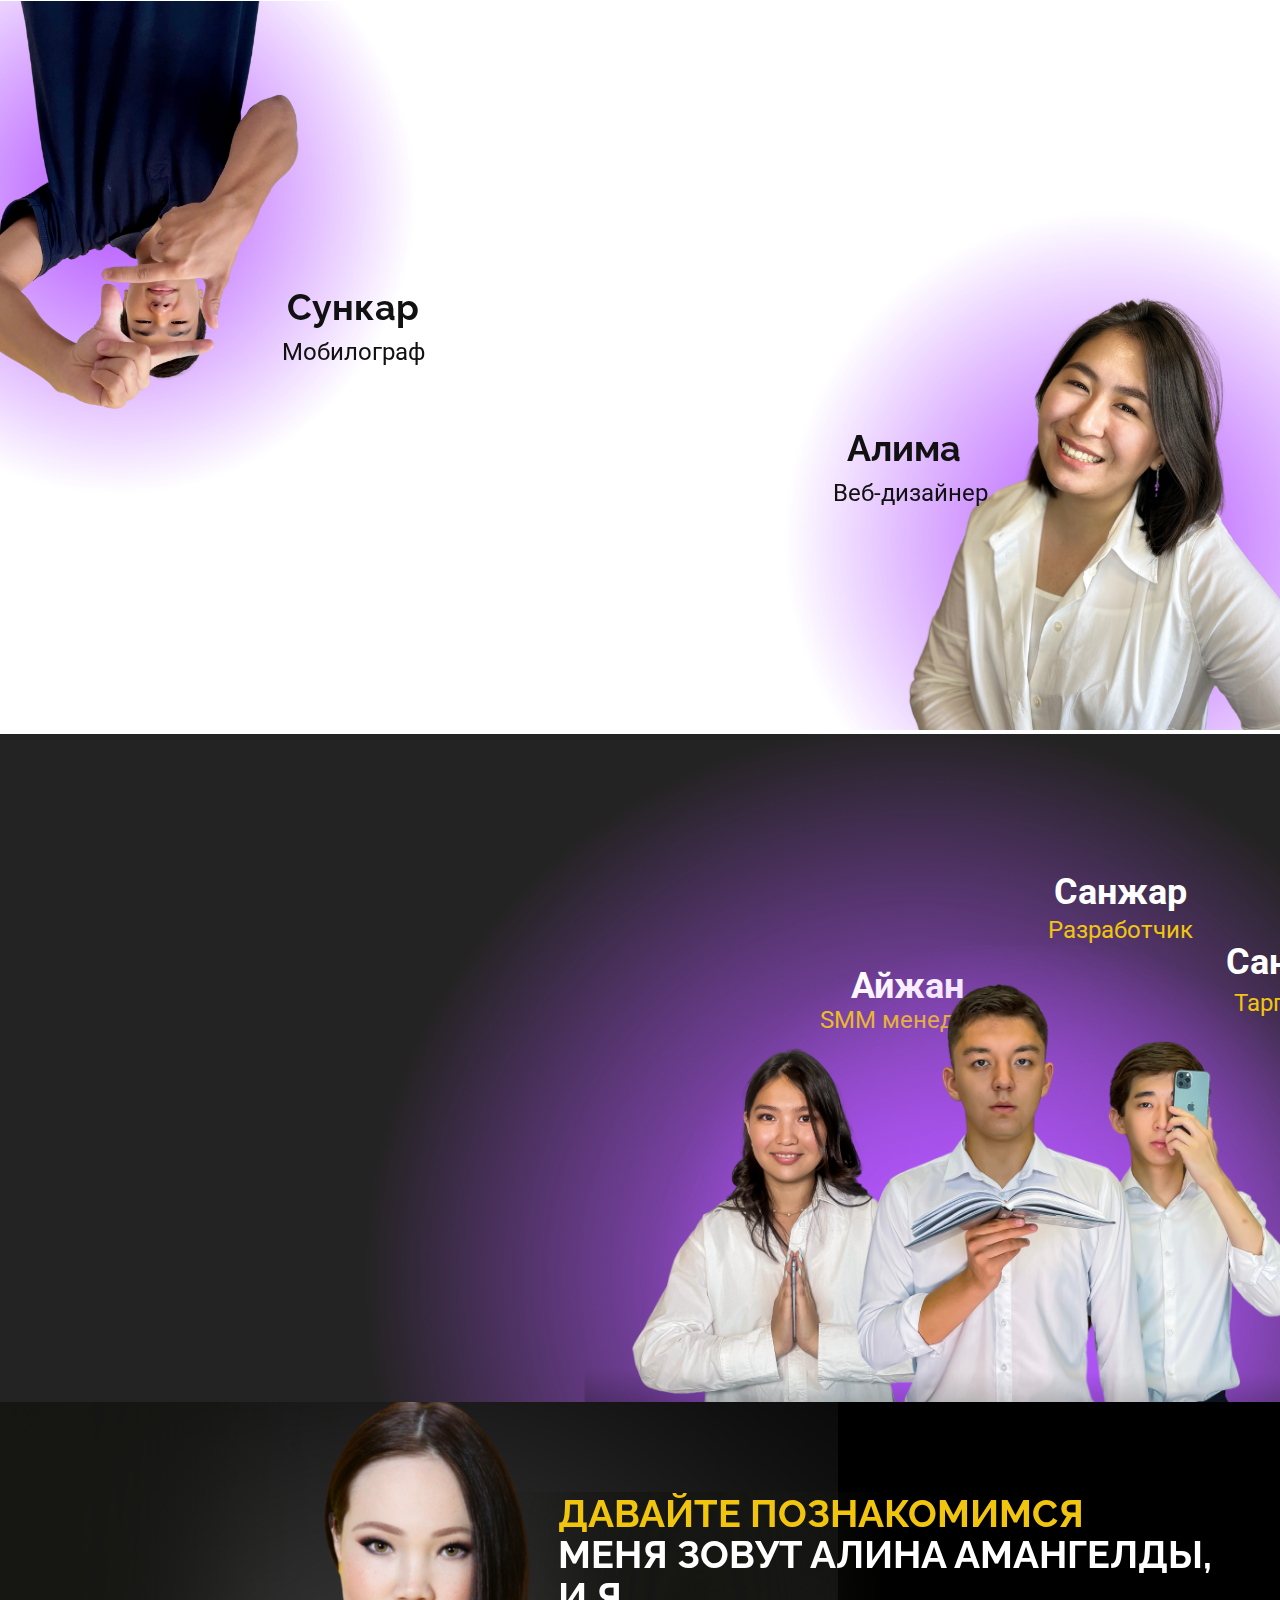
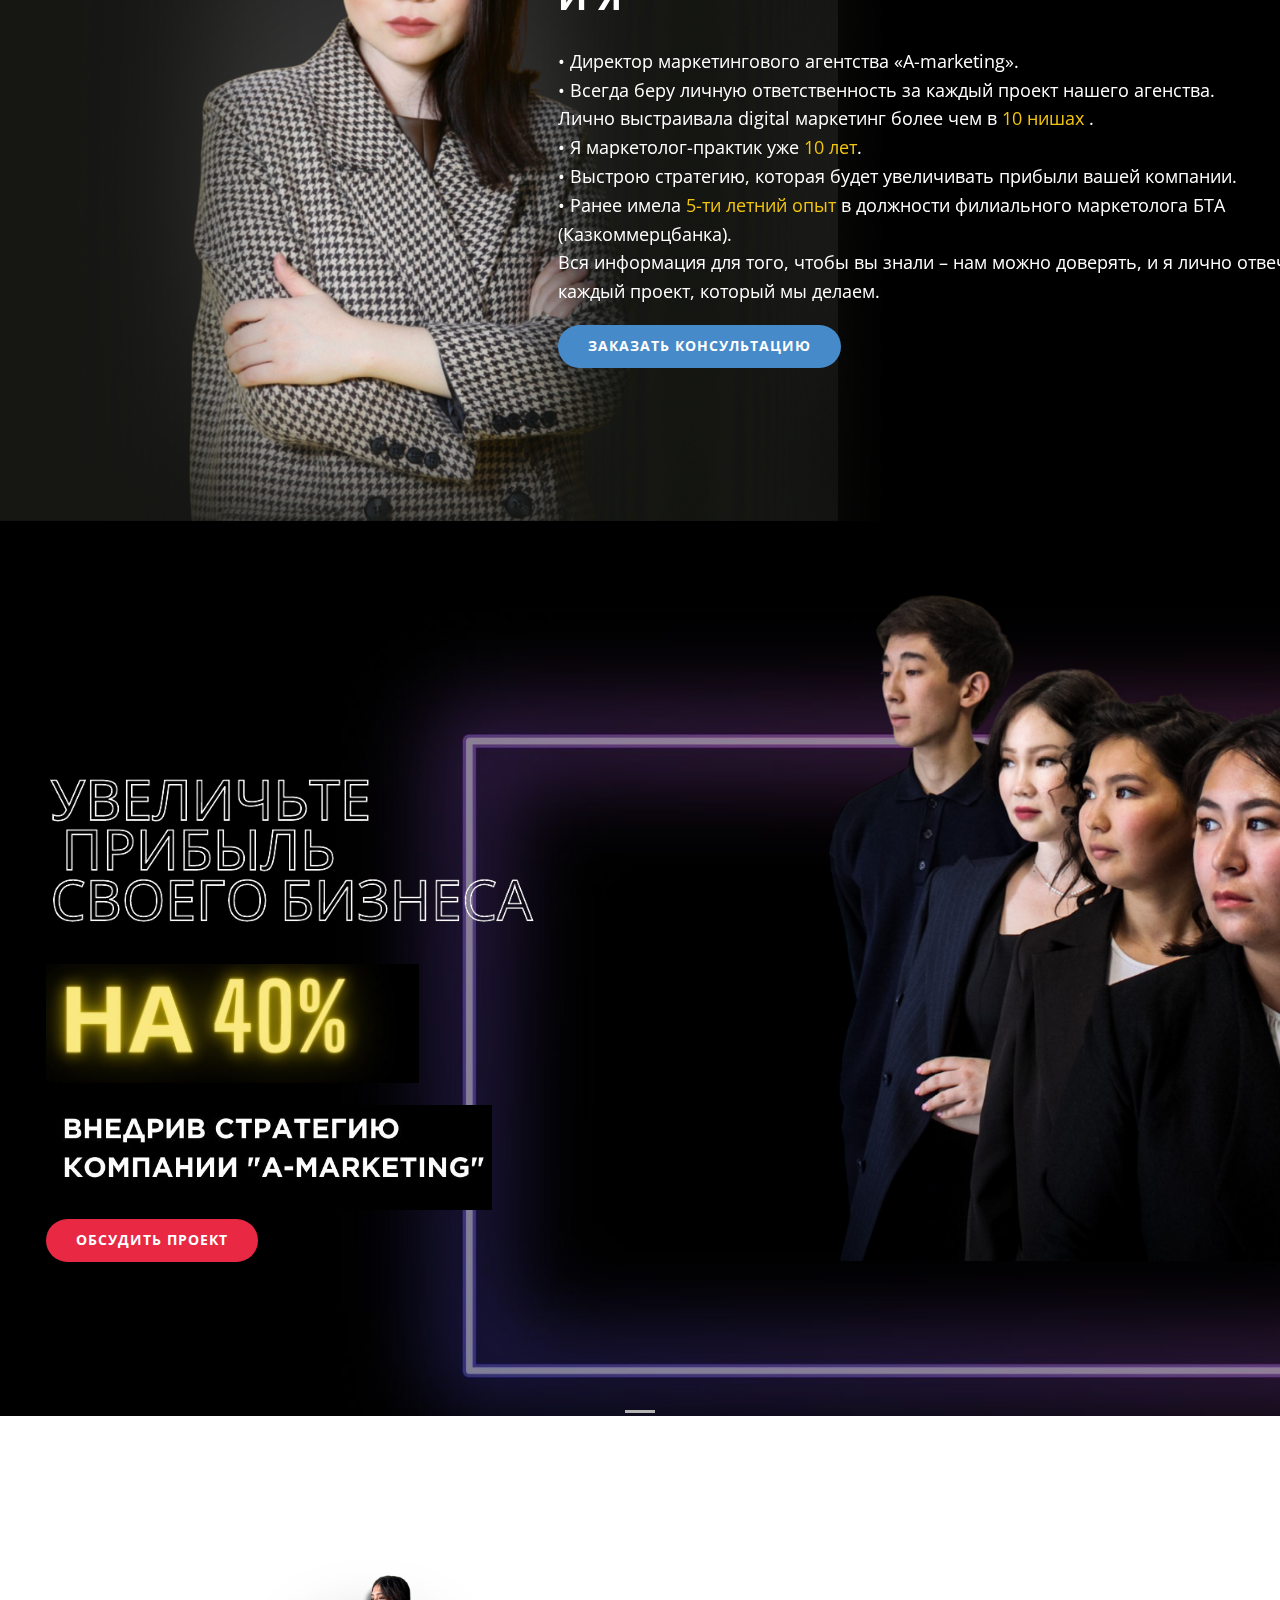
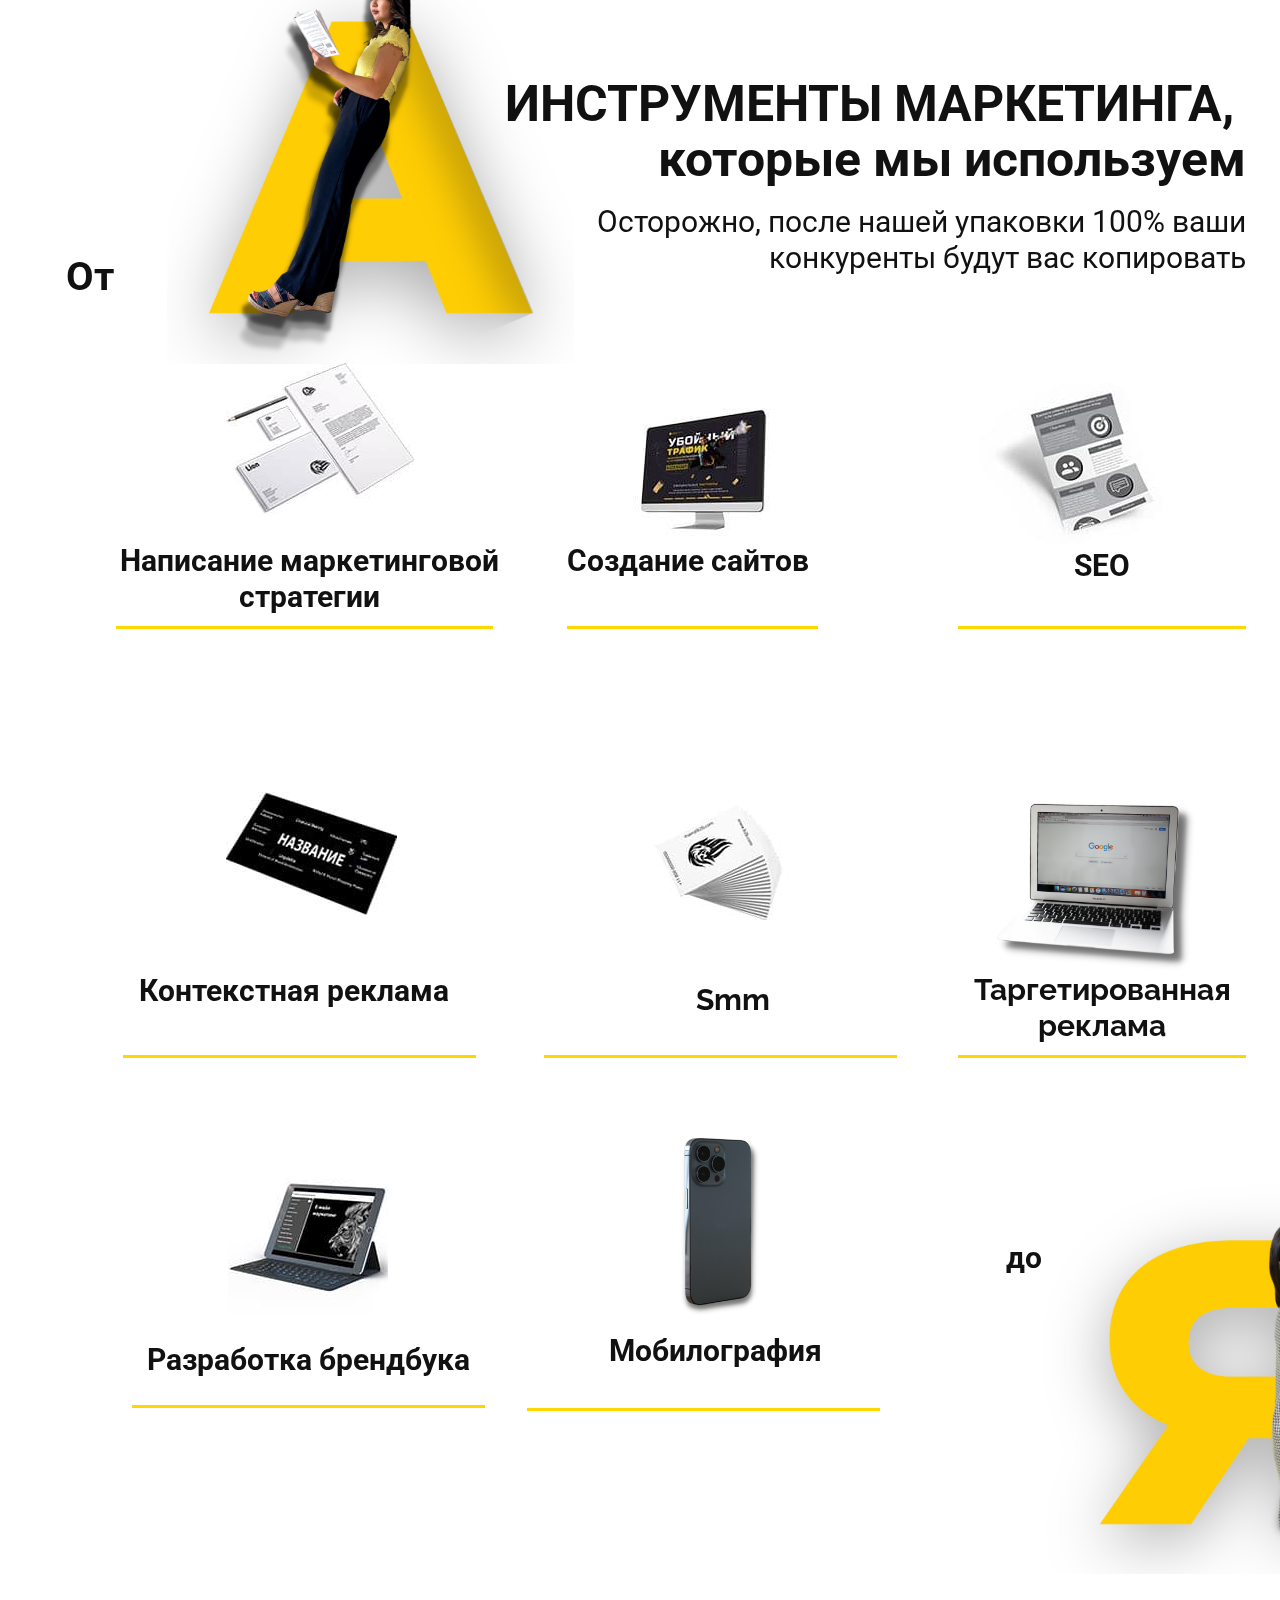
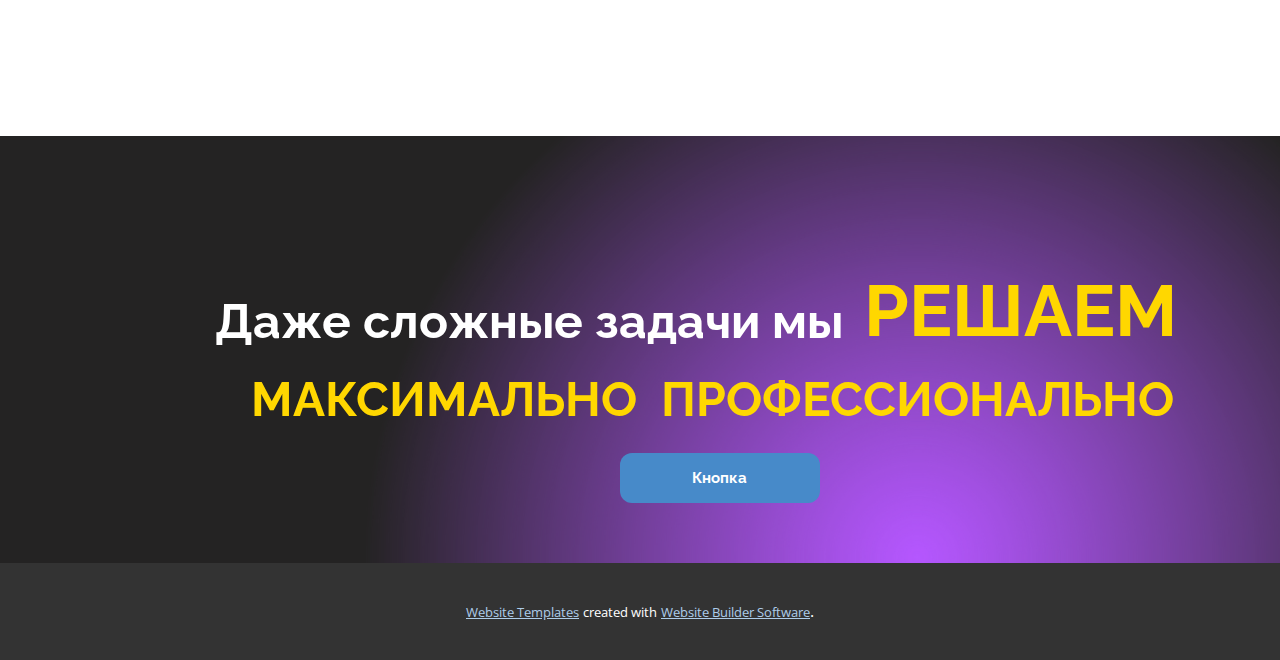
<file: index.html>
<!DOCTYPE html>
<html style="font-size: 16px;" lang="ru"><head>
    <meta name="viewport" content="width=device-width, initial-scale=1.0">
    <meta charset="utf-8">
    <meta name="keywords" content="Sample Headline">
    <meta name="description" content="">
    <title>О нас</title>
    <link rel="stylesheet" href="nicepage.css" media="screen">
<link rel="stylesheet" href="О-нас.css" media="screen">
    <script class="u-script" type="text/javascript" src="jquery.js" "="" defer=""></script>
    <script class="u-script" type="text/javascript" src="nicepage.js" "="" defer=""></script>
    <meta name="generator" content="Nicepage 4.16.0, nicepage.com">
    <link id="u-theme-google-font" rel="stylesheet" href="https://fonts.googleapis.com/css?family=Roboto:100,100i,300,300i,400,400i,500,500i,700,700i,900,900i|Open+Sans:300,300i,400,400i,500,500i,600,600i,700,700i,800,800i">
    <link id="u-page-google-font" rel="stylesheet" href="https://fonts.googleapis.com/css?family=Raleway:100,100i,200,200i,300,300i,400,400i,500,500i,600,600i,700,700i,800,800i,900,900i">
    
    
    
    
    
    
    
    <script type="application/ld+json">{
		"@context": "http://schema.org",
		"@type": "Organization",
		"name": ""
}</script>
    <meta name="theme-color" content="#478ac9">
    <meta property="og:title" content="О нас">
    <meta property="og:type" content="website">
  </head>
  <body data-home-page="О-нас.html" data-home-page-title="О нас" class="u-body u-xxl-mode" data-lang="ru">
    <section class="u-clearfix u-valign-middle u-section-1" id="sec-0a38">
      <img class="u-image u-image-default u-preserve-proportions u-image-1" src="images/________10802.png" alt="" data-image-width="1080" data-image-height="1080" data-animation-name="pulse" data-animation-duration="1000" data-animation-direction="">
      <img class="u-image u-image-default u-preserve-proportions u-image-2" src="images/________1080.png" alt="" data-image-width="1080" data-image-height="1080" data-animation-name="pulse" data-animation-duration="1000" data-animation-direction="">
      <h2 class="u-custom-font u-font-raleway u-text u-text-1">Cункар</h2>
      <h4 class="u-text u-text-2">Мобилограф </h4>
      <h2 class="u-custom-font u-font-raleway u-text u-text-3">Алима</h2>
      <h4 class="u-text u-text-4">Веб-дизайнер</h4>
    </section>
    <section class="u-clearfix u-image u-section-2" id="sec-42a6" data-image-width="1920" data-image-height="1080">
      <h2 class="u-text u-text-body-alt-color u-text-1">Санжар</h2>
      <h2 class="u-custom-font u-font-raleway u-text u-text-body-alt-color u-text-2" data-animation-name="customAnimationIn" data-animation-duration="1000"> С​​ОТРУДНИКИ К​ОМПАНИИ&nbsp;&nbsp;<span class="u-text-custom-color-1">
          <br>A-MARKETING<span style="font-weight: 700;"></span>
        </span>
      </h2>
      <h2 class="u-text u-text-body-alt-color u-text-3">Айжан</h2>
      <h4 class="u-text u-text-palette-3-base u-text-4">SMM менеджер</h4>
      <h2 class="u-text u-text-body-alt-color u-text-5">Санжар</h2>
      <h4 class="u-text u-text-palette-3-base u-text-6">&nbsp; &nbsp; &nbsp;Таргетолог</h4>
      <h4 class="u-text u-text-palette-3-base u-text-7">Разработчик</h4>
      <h3 class="u-text u-text-body-alt-color u-text-8" data-animation-name="customAnimationIn" data-animation-duration="1000"> • Молодые и креативные специалисты <br>• Постоянно повышающие свою квалификацию <br>• На обучение было потрач​​ено свыше <span class="u-text-palette-3-base">2х млн. тенге</span>
        <br>&nbsp;<br>
        <span class="u-text-palette-3-base">В «A-marketing» нет случайных людей, каждый из команды  работает только на результат.</span>
      </h3>
      <img class="u-image u-image-default u-image-1" src="images/______.png" alt="" data-image-width="1920" data-image-height="1080">
    </section>
    <section class="u-clearfix u-image u-section-3" id="sec-d0cd" data-image-width="5760" data-image-height="3240">
      <img class="u-expanded-height-lg u-expanded-height-md u-expanded-height-sm u-expanded-height-xl u-expanded-height-xxl u-image u-image-default u-preserve-proportions u-image-1" src="images/______1080_1080_.png" alt="" data-image-width="1080" data-image-height="1080" data-animation-name="pulse" data-animation-duration="1000" data-animation-direction="">
      <img class="u-expanded-height-lg u-expanded-height-md u-expanded-height-sm u-image u-image-default u-preserve-proportions u-image-2" src="images/21.png" alt="" data-image-width="1080" data-image-height="1080">
      <a href="https://nicepage.com/c/art-design-website-templates" class="u-btn u-btn-round u-button-style u-hover-palette-1-light-1 u-palette-1-base u-radius-50 u-btn-1">Заказать консультацию</a>
      <h2 class="u-custom-font u-font-raleway u-text u-text-body-alt-color u-text-1">
        <span class="u-text-palette-3-base"> ДАВАЙТЕ ПОЗНАКОМИМСЯ</span>
        <br>МЕНЯ ЗОВ​У​Т АЛИНА АМАНГЕЛДЫ,&nbsp;<br>И Я&nbsp;
      </h2>
      <p class="u-text u-text-body-alt-color u-text-2">
        <br>• Директор маркетингового агентства «A-marketing». <br>• Всегда беру личную ответственность за каждый проект нашего агенства. <br>Лично выстраивала digital маркетинг более чем в <span class="u-text-palette-3-base">10 нишах</span> .<br>• Я маркетолог-практик уже <span class="u-text-palette-3-base">10 лет</span>. <br>• Выстрою стратегию, которая будет увеличивать прибыли вашей компании. <br>• Ранее имела <span class="u-text-palette-3-base">5-ти летний опыт</span> в должности филиального маркетолога БТА (Казкоммерцбанка). <br>Вся информация для того, чтобы вы знали – нам можно доверять, и я лично отвечаю за каждый проект, который мы делаем. <br>
      </p>
    </section>
    <section class="u-carousel u-slide u-block-f2ea-1" id="carousel_7ad8" data-interval="5000" data-u-ride="carousel">
      <ol class="u-absolute-hcenter u-carousel-indicators u-block-f2ea-5">
        <li data-u-target="#carousel_7ad8" class="u-active u-grey-30" data-u-slide-to="0"></li>
      </ol>
      <div class="u-carousel-inner" role="listbox">
        <div class="u-active u-align-center u-carousel-item u-clearfix u-image u-shading u-section-4-1" src="" data-image-width="1920" data-image-height="1080">
          <div class="u-clearfix u-sheet u-sheet-1">
            <img class="u-image u-image-default u-preserve-proportions u-image-1" src="images/11.png" alt="" data-image-width="3240" data-image-height="3240" data-animation-name="customAnimationIn" data-animation-duration="1000" data-animation-direction="">
            <a href="https://nicepage.com/k/chart-html-templates" class="u-btn u-btn-round u-button-style u-custom-color-2 u-hover-custom-color-2 u-radius-50 u-btn-1">Обсудить проект</a>
            <img class="u-image u-image-default u-image-2" src="images/____31.jpg" alt="" data-image-width="754" data-image-height="254" data-animation-name="jackInTheBox" data-animation-duration="1000" data-animation-direction="">
            <img class="u-image u-image-default u-image-3" src="images/____21.jpg" alt="" data-image-width="721" data-image-height="170">
            <img class="u-image u-image-default u-image-4" src="images/____11.png" alt="" data-image-width="658" data-image-height="223">
          </div>
        </div>
      </div>
      <a class="u-absolute-vcenter u-carousel-control u-carousel-control-prev u-hidden u-hidden-lg u-text-grey-30 u-block-f2ea-3" href="#carousel_7ad8" role="button" data-u-slide="prev">
        <span aria-hidden="true">
          <svg class="u-svg-link" viewBox="0 0 477.175 477.175"><path d="M145.188,238.575l215.5-215.5c5.3-5.3,5.3-13.8,0-19.1s-13.8-5.3-19.1,0l-225.1,225.1c-5.3,5.3-5.3,13.8,0,19.1l225.1,225
                    c2.6,2.6,6.1,4,9.5,4s6.9-1.3,9.5-4c5.3-5.3,5.3-13.8,0-19.1L145.188,238.575z"></path></svg>
        </span>
        <span class="sr-only">Previous</span>
      </a>
      <a class="u-absolute-vcenter u-carousel-control u-carousel-control-next u-hidden u-hidden-lg u-text-grey-30 u-block-f2ea-4" href="#carousel_7ad8" role="button" data-u-slide="next">
        <span aria-hidden="true">
          <svg class="u-svg-link" viewBox="0 0 477.175 477.175"><path d="M360.731,229.075l-225.1-225.1c-5.3-5.3-13.8-5.3-19.1,0s-5.3,13.8,0,19.1l215.5,215.5l-215.5,215.5
                    c-5.3,5.3-5.3,13.8,0,19.1c2.6,2.6,6.1,4,9.5,4c3.4,0,6.9-1.3,9.5-4l225.1-225.1C365.931,242.875,365.931,234.275,360.731,229.075z"></path></svg>
        </span>
        <span class="sr-only">Следующий</span>
      </a>
    </section>
    <section class="u-clearfix u-section-5" id="sec-529e">
      <div class="u-clearfix u-sheet u-valign-middle-xl u-valign-middle-xs u-valign-middle-xxl u-sheet-1">
        <h2 class="u-align-right u-text u-text-1">ИНСТРУМЕНТЫ МАРКЕТИНГА,&nbsp;<br>которые мы ​​используем
        </h2>
        <img class="u-image u-image-default u-preserve-proportions u-image-1" src="images/photo_2022-08-09_15-51-30.jpg" alt="" data-image-width="188" data-image-height="151">
        <img class="u-image u-image-default u-preserve-proportions u-image-2" src="images/12.png" alt="" data-image-width="1080" data-image-height="1080">
        <h3 class="u-align-right u-text u-text-2"> Осторожно,&nbsp;после нашей упаковки&nbsp;100% ваши конкуренты будут вас копировать</h3>
        <h3 class="u-text u-text-default u-text-3">
          <span style="font-size: 2.5rem;">От</span>
          <span style="font-size: 3.75rem;"></span>
        </h3>
        <img class="u-image u-image-default u-preserve-proportions u-image-3" src="images/photo_2022-08-09_15-51-17.jpg" alt="" data-image-width="226" data-image-height="170">
        <img class="u-image u-image-default u-preserve-proportions u-image-4" src="images/photo_2022-08-09_15-50-48.jpg" alt="" data-image-width="140" data-image-height="140">
        <h3 class="u-align-left u-text u-text-4">Создание сайтов<br>
          <br>
        </h3>
        <h3 class="u-align-center u-text u-text-5">Написание маркетинговой стратегии</h3>
        <h3 class="u-align-center u-text u-text-6"> SEO</h3>
        <div class="u-border-3 u-border-custom-color-1 u-line u-line-horizontal u-line-1"></div>
        <div class="u-border-3 u-border-custom-color-1 u-line u-line-horizontal u-line-2"></div>
        <div class="u-border-3 u-border-custom-color-1 u-line u-line-horizontal u-line-3"></div>
        <h3 class="u-align-center u-custom-font u-font-raleway u-text u-text-7">Таргетированная реклама</h3>
        <img class="u-image u-image-default u-preserve-proportions u-image-5" src="images/3.png" alt="" data-image-width="1080" data-image-height="1080">
        <img class="u-image u-image-default u-preserve-proportions u-image-6" src="images/photo_2022-08-09_15-51-43.jpg" alt="" data-image-width="151" data-image-height="133">
        <img class="u-image u-image-default u-preserve-proportions u-image-7" src="images/photo_2022-08-09_15-53-28.jpg" alt="" data-image-width="171" data-image-height="123">
        <h3 class="u-align-left u-text u-text-8">Контекстная реклама</h3>
        <h3 class="u-align-center u-custom-font u-font-raleway u-text u-text-9">Smm</h3>
        <div class="u-border-3 u-border-custom-color-1 u-line u-line-horizontal u-line-4"></div>
        <div class="u-border-3 u-border-custom-color-1 u-line u-line-horizontal u-line-5"></div>
        <div class="u-border-3 u-border-custom-color-1 u-line u-line-horizontal u-line-6"></div>
        <h3 class="u-align-left u-text u-text-10">Мобилография</h3>
        <img class="u-image u-image-default u-preserve-proportions u-image-8" src="images/4.png" alt="" data-image-width="1080" data-image-height="1080">
        <img class="u-image u-image-default u-preserve-proportions u-image-9" src="images/photo_2022-08-09_15-54-01.jpg" alt="" data-image-width="160" data-image-height="160">
        <img class="u-image u-image-default u-preserve-proportions u-image-10" src="images/22.png" alt="" data-image-width="1080" data-image-height="1080">
        <h3 class="u-text u-text-default u-text-11">д​​о </h3>
        <h3 class="u-align-left u-text u-text-12"> Разработка брендбука</h3>
        <div class="u-border-3 u-border-custom-color-1 u-line u-line-horizontal u-line-7"></div>
        <div class="u-border-3 u-border-custom-color-1 u-line u-line-horizontal u-line-8"></div>
      </div>
    </section>
    <section class="u-clearfix u-image u-section-6" id="sec-d621" data-image-width="1920" data-image-height="1080">
      <div class="u-clearfix u-sheet u-valign-middle-xxl u-sheet-1">
        <h2 class="u-custom-font u-font-raleway u-text u-text-default u-text-1">
          <span class="u-text-custom-color-1">РЕШАЕМ</span>
          <span class="u-text-white">
            <span class="u-text-custom-color-1"></span>
          </span>
        </h2>
        <h4 class="u-align-center-lg u-align-center-md u-align-center-sm u-align-center-xl u-align-center-xxl u-align-left-xs u-custom-font u-font-raleway u-text u-text-body-alt-color u-text-default-lg u-text-default-md u-text-default-sm u-text-default-xl u-text-default-xxl u-text-2">Даже сложные задачи мы</h4>
        <h2 class="u-align-left u-custom-font u-font-raleway u-text u-text-3">
          <font color="#ffd700">МАКСИМАЛЬНО&nbsp;</font>
          <span class="u-text-custom-color-1">ПРОФЕССИОНАЛЬНО</span>
        </h2>
        <a href="https://nicepage.com/wysiwyg-html-editor" class="u-btn u-btn-round u-button-style u-custom-font u-font-raleway u-hover-palette-1-light-1 u-palette-1-base u-radius-12 u-btn-1">Кнопка</a>
      </div>
    </section>
    
    
    
    <section class="u-backlink u-clearfix u-grey-80">
      <a class="u-link" href="https://nicepage.com/website-templates" target="_blank">
        <span>Website Templates</span>
      </a>
      <p class="u-text">
        <span>created with</span>
      </p>
      <a class="u-link" href="" target="_blank">
        <span>Website Builder Software</span>
      </a>. 
    </section>
  
</body></html>
</file>
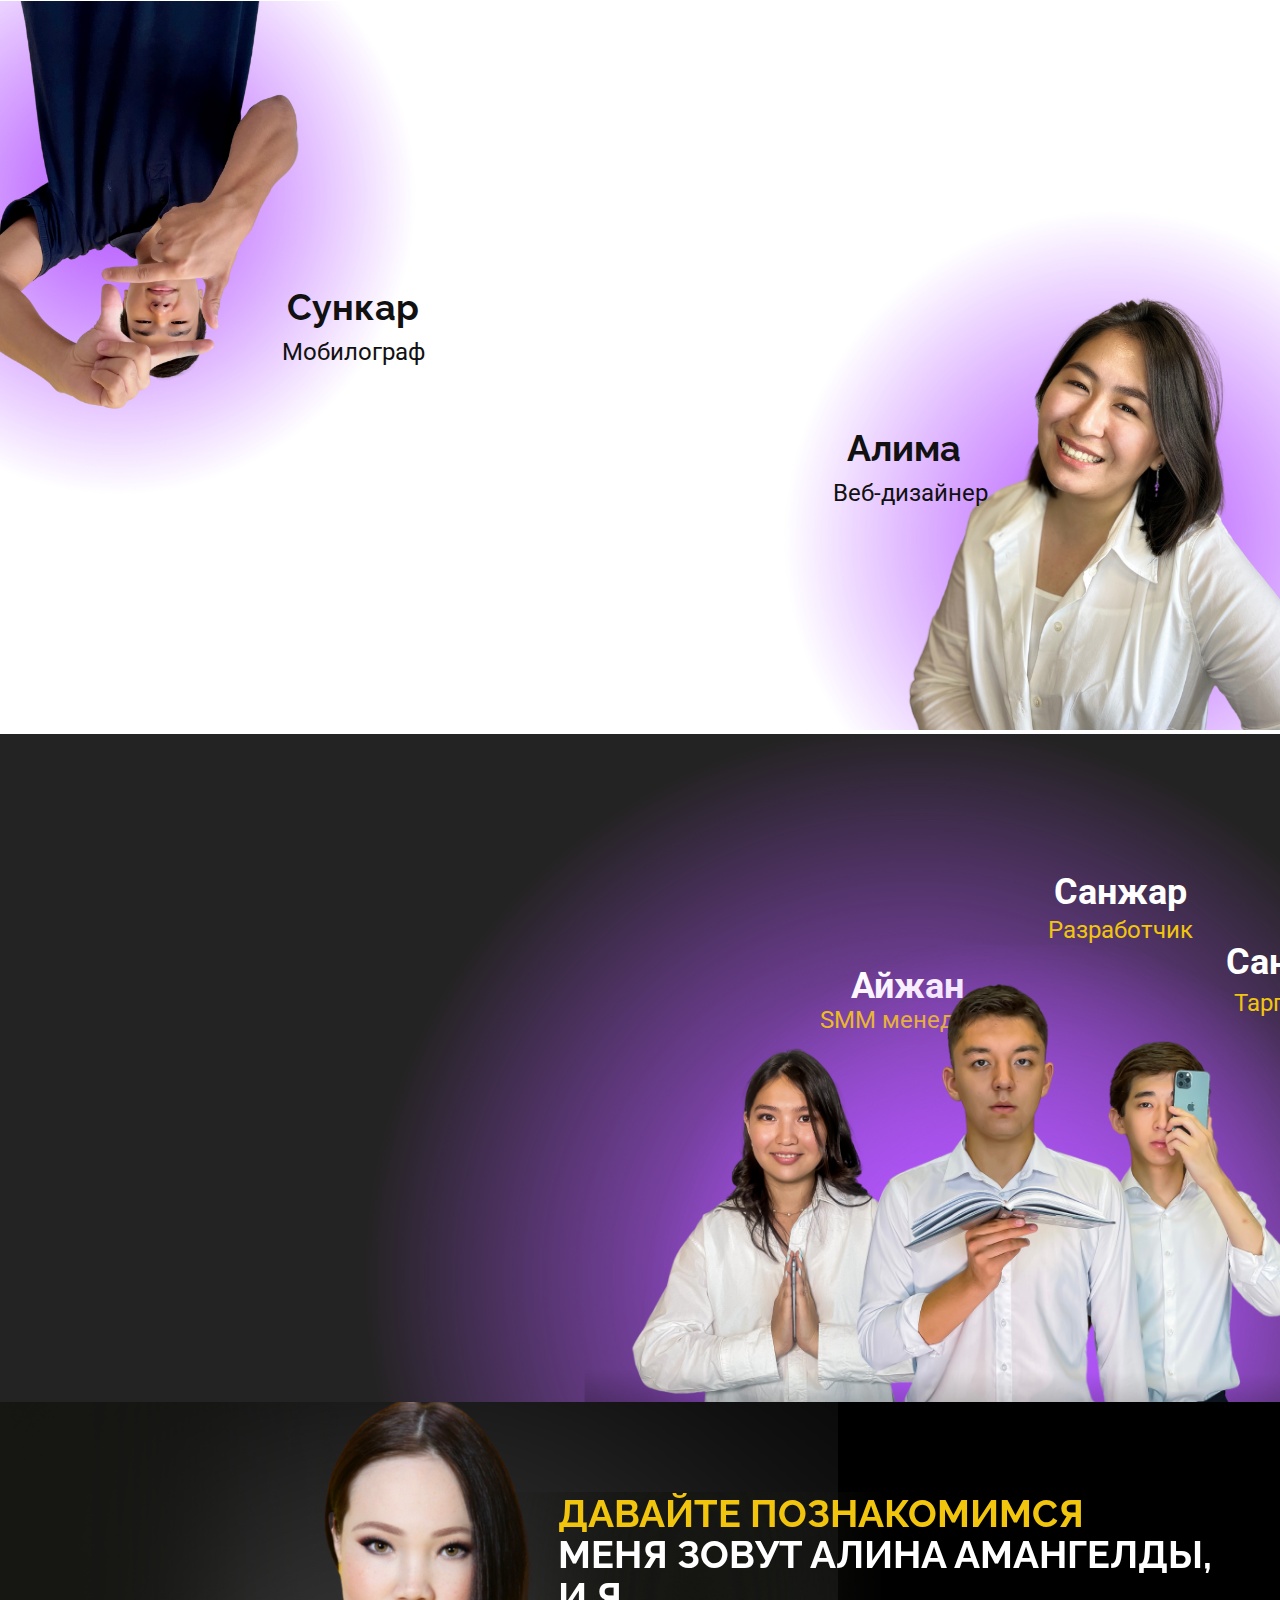
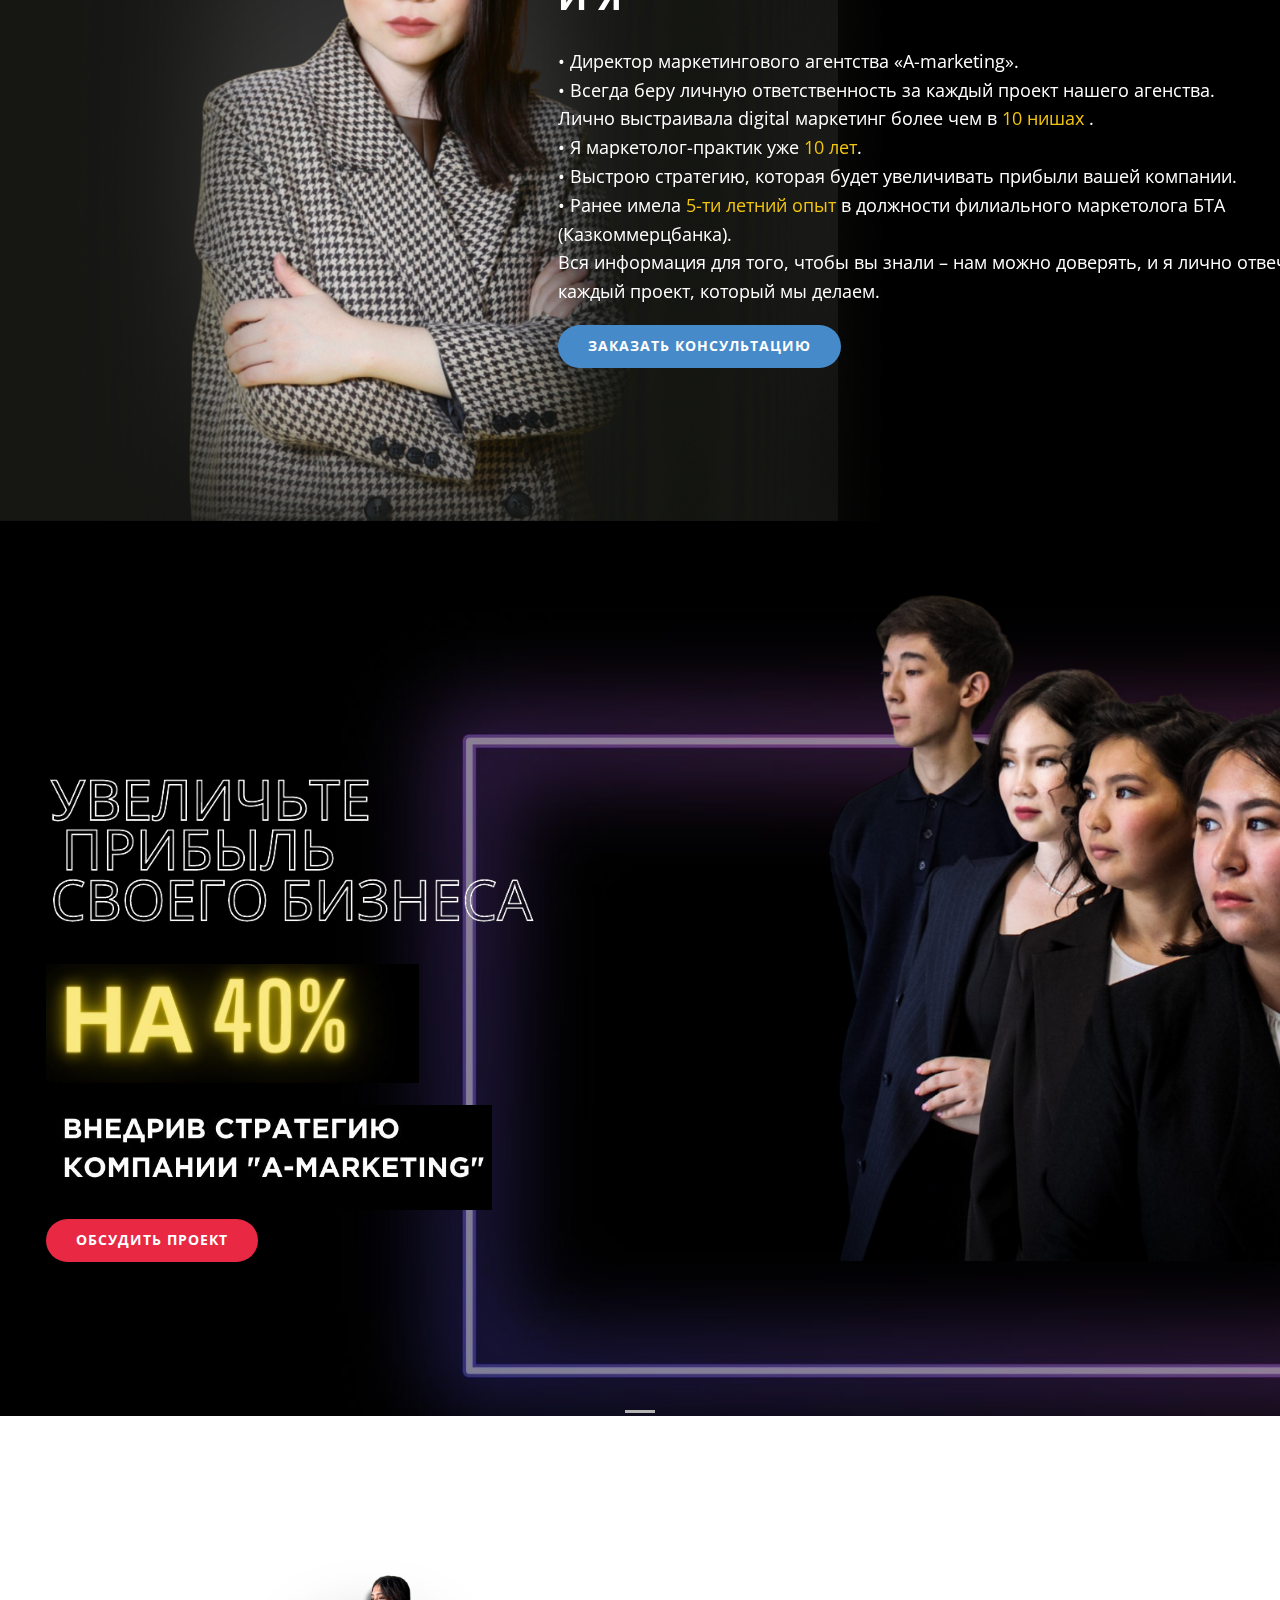
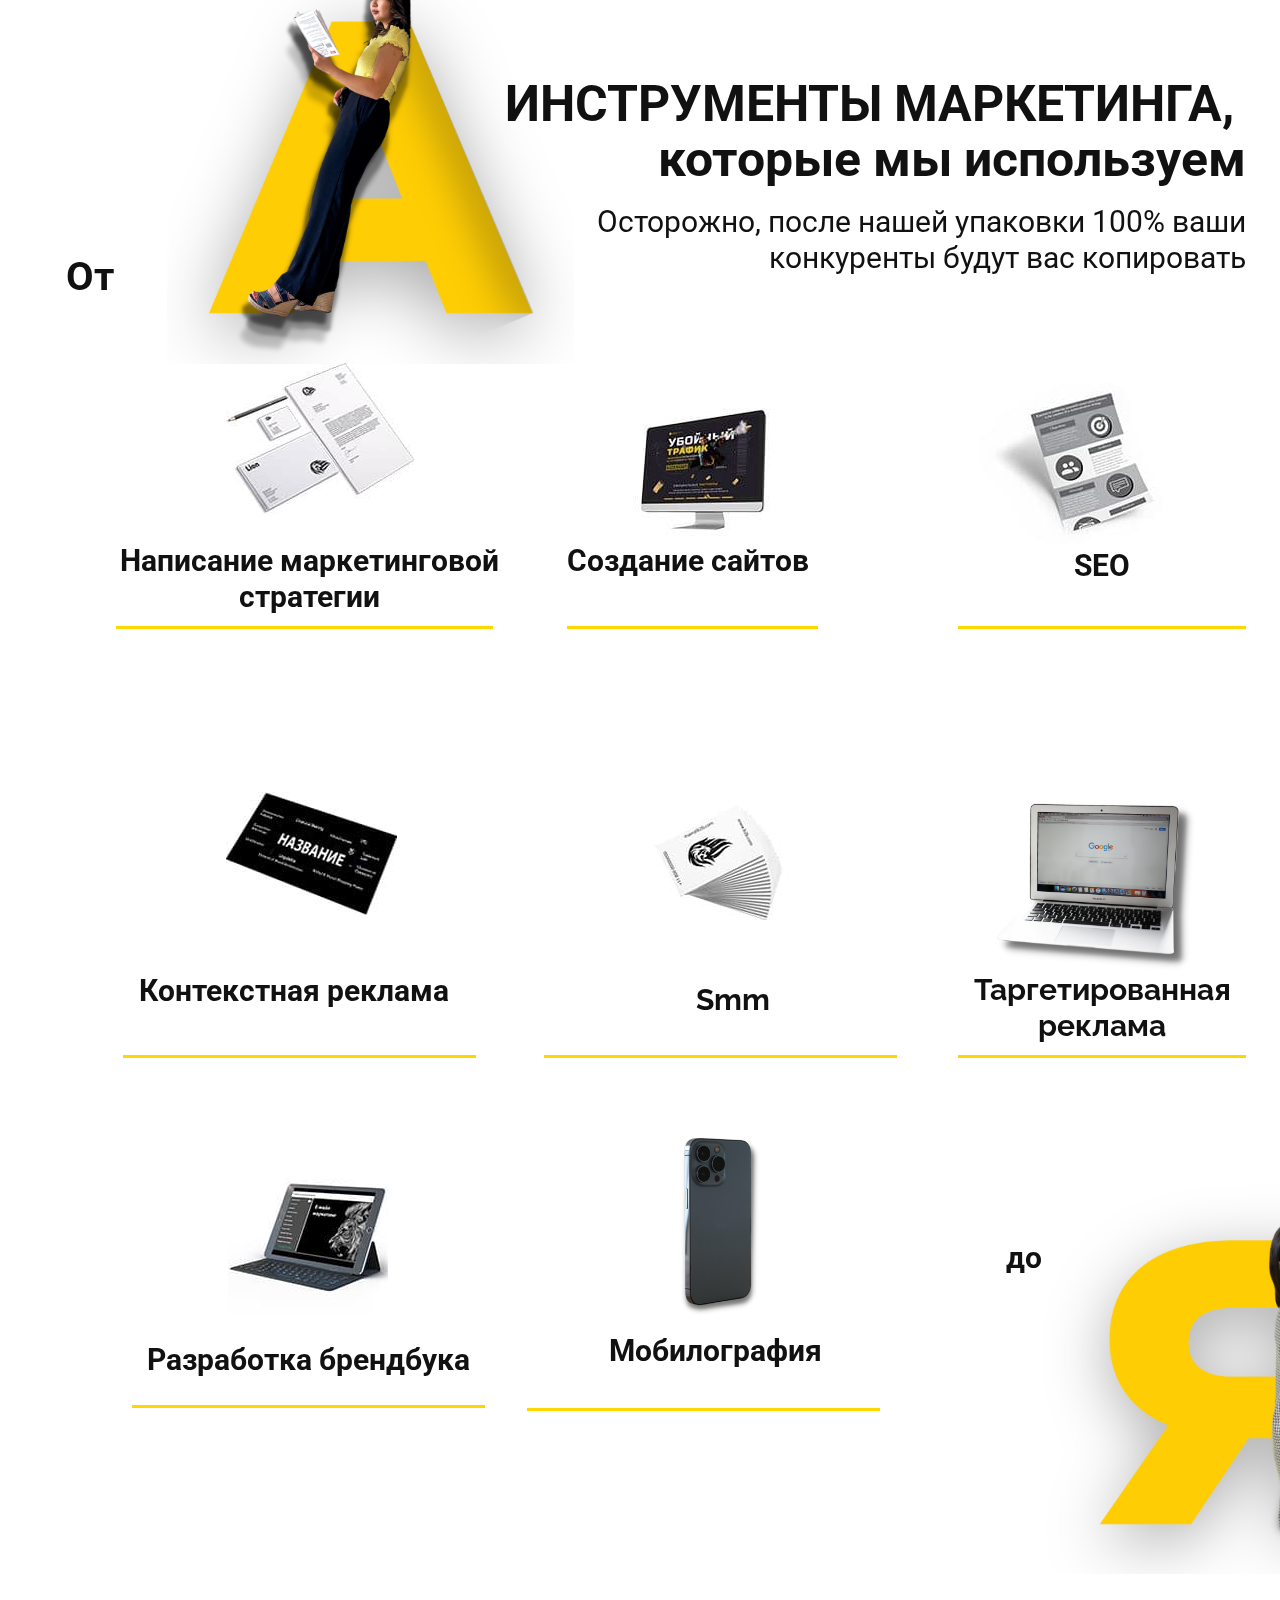
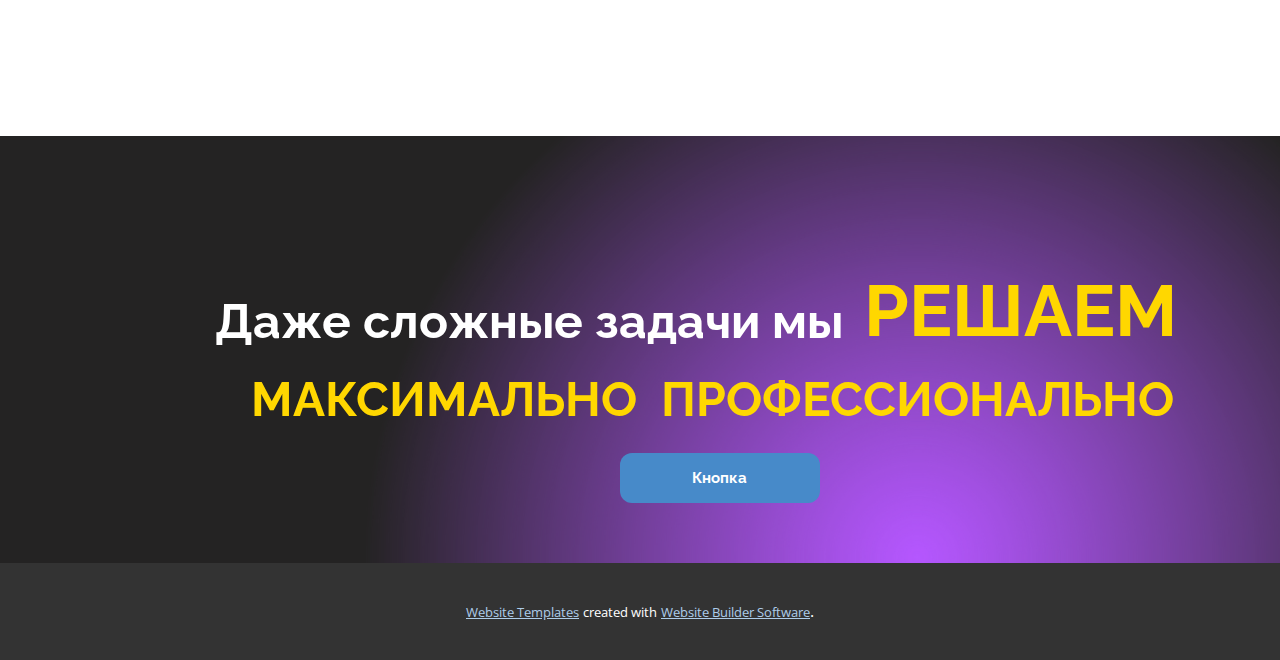
<file: О-нас.html>
<!DOCTYPE html>
<html style="font-size: 16px;" lang="ru"><head>
    <meta name="viewport" content="width=device-width, initial-scale=1.0">
    <meta charset="utf-8">
    <meta name="keywords" content="Sample Headline">
    <meta name="description" content="">
    <title>О нас</title>
    <link rel="stylesheet" href="nicepage.css" media="screen">
<link rel="stylesheet" href="О-нас.css" media="screen">
    <script class="u-script" type="text/javascript" src="jquery.js" "="" defer=""></script>
    <script class="u-script" type="text/javascript" src="nicepage.js" "="" defer=""></script>
    <meta name="generator" content="Nicepage 4.16.0, nicepage.com">
    <link id="u-theme-google-font" rel="stylesheet" href="https://fonts.googleapis.com/css?family=Roboto:100,100i,300,300i,400,400i,500,500i,700,700i,900,900i|Open+Sans:300,300i,400,400i,500,500i,600,600i,700,700i,800,800i">
    <link id="u-page-google-font" rel="stylesheet" href="https://fonts.googleapis.com/css?family=Raleway:100,100i,200,200i,300,300i,400,400i,500,500i,600,600i,700,700i,800,800i,900,900i">
    
    
    
    
    
    
    
    <script type="application/ld+json">{
		"@context": "http://schema.org",
		"@type": "Organization",
		"name": ""
}</script>
    <meta name="theme-color" content="#478ac9">
    <meta property="og:title" content="О нас">
    <meta property="og:type" content="website">
  </head>
  <body class="u-body u-xxl-mode" data-lang="ru">
    <section class="u-clearfix u-valign-middle u-section-1" id="sec-0a38">
      <img class="u-image u-image-default u-preserve-proportions u-image-1" src="images/________10802.png" alt="" data-image-width="1080" data-image-height="1080" data-animation-name="pulse" data-animation-duration="1000" data-animation-direction="">
      <img class="u-image u-image-default u-preserve-proportions u-image-2" src="images/________1080.png" alt="" data-image-width="1080" data-image-height="1080" data-animation-name="pulse" data-animation-duration="1000" data-animation-direction="">
      <h2 class="u-custom-font u-font-raleway u-text u-text-1">Cункар</h2>
      <h4 class="u-text u-text-2">Мобилограф </h4>
      <h2 class="u-custom-font u-font-raleway u-text u-text-3">Алима</h2>
      <h4 class="u-text u-text-4">Веб-дизайнер</h4>
    </section>
    <section class="u-clearfix u-image u-section-2" id="sec-42a6" data-image-width="1920" data-image-height="1080">
      <h2 class="u-text u-text-body-alt-color u-text-1">Санжар</h2>
      <h2 class="u-custom-font u-font-raleway u-text u-text-body-alt-color u-text-2" data-animation-name="customAnimationIn" data-animation-duration="1000"> С​​ОТРУДНИКИ К​ОМПАНИИ&nbsp;&nbsp;<span class="u-text-custom-color-1">
          <br>A-MARKETING<span style="font-weight: 700;"></span>
        </span>
      </h2>
      <h2 class="u-text u-text-body-alt-color u-text-3">Айжан</h2>
      <h4 class="u-text u-text-palette-3-base u-text-4">SMM менеджер</h4>
      <h2 class="u-text u-text-body-alt-color u-text-5">Санжар</h2>
      <h4 class="u-text u-text-palette-3-base u-text-6">&nbsp; &nbsp; &nbsp;Таргетолог</h4>
      <h4 class="u-text u-text-palette-3-base u-text-7">Разработчик</h4>
      <h3 class="u-text u-text-body-alt-color u-text-8" data-animation-name="customAnimationIn" data-animation-duration="1000"> • Молодые и креативные специалисты <br>• Постоянно повышающие свою квалификацию <br>• На обучение было потрач​​ено свыше <span class="u-text-palette-3-base">2х млн. тенге</span>
        <br>&nbsp;<br>
        <span class="u-text-palette-3-base">В «A-marketing» нет случайных людей, каждый из команды  работает только на результат.</span>
      </h3>
      <img class="u-image u-image-default u-image-1" src="images/______.png" alt="" data-image-width="1920" data-image-height="1080">
    </section>
    <section class="u-clearfix u-image u-section-3" id="sec-d0cd" data-image-width="5760" data-image-height="3240">
      <img class="u-expanded-height-lg u-expanded-height-md u-expanded-height-sm u-expanded-height-xl u-expanded-height-xxl u-image u-image-default u-preserve-proportions u-image-1" src="images/______1080_1080_.png" alt="" data-image-width="1080" data-image-height="1080" data-animation-name="pulse" data-animation-duration="1000" data-animation-direction="">
      <img class="u-expanded-height-lg u-expanded-height-md u-expanded-height-sm u-image u-image-default u-preserve-proportions u-image-2" src="images/21.png" alt="" data-image-width="1080" data-image-height="1080">
      <a href="https://nicepage.com/c/art-design-website-templates" class="u-btn u-btn-round u-button-style u-hover-palette-1-light-1 u-palette-1-base u-radius-50 u-btn-1">Заказать консультацию</a>
      <h2 class="u-custom-font u-font-raleway u-text u-text-body-alt-color u-text-1">
        <span class="u-text-palette-3-base"> ДАВАЙТЕ ПОЗНАКОМИМСЯ</span>
        <br>МЕНЯ ЗОВ​У​Т АЛИНА АМАНГЕЛДЫ,&nbsp;<br>И Я&nbsp;
      </h2>
      <p class="u-text u-text-body-alt-color u-text-2">
        <br>• Директор маркетингового агентства «A-marketing». <br>• Всегда беру личную ответственность за каждый проект нашего агенства. <br>Лично выстраивала digital маркетинг более чем в <span class="u-text-palette-3-base">10 нишах</span> .<br>• Я маркетолог-практик уже <span class="u-text-palette-3-base">10 лет</span>. <br>• Выстрою стратегию, которая будет увеличивать прибыли вашей компании. <br>• Ранее имела <span class="u-text-palette-3-base">5-ти летний опыт</span> в должности филиального маркетолога БТА (Казкоммерцбанка). <br>Вся информация для того, чтобы вы знали – нам можно доверять, и я лично отвечаю за каждый проект, который мы делаем. <br>
      </p>
    </section>
    <section class="u-carousel u-slide u-block-f2ea-1" id="carousel_7ad8" data-interval="5000" data-u-ride="carousel">
      <ol class="u-absolute-hcenter u-carousel-indicators u-block-f2ea-5">
        <li data-u-target="#carousel_7ad8" class="u-active u-grey-30" data-u-slide-to="0"></li>
      </ol>
      <div class="u-carousel-inner" role="listbox">
        <div class="u-active u-align-center u-carousel-item u-clearfix u-image u-shading u-section-4-1" src="" data-image-width="1920" data-image-height="1080">
          <div class="u-clearfix u-sheet u-sheet-1">
            <img class="u-image u-image-default u-preserve-proportions u-image-1" src="images/11.png" alt="" data-image-width="3240" data-image-height="3240" data-animation-name="customAnimationIn" data-animation-duration="1000" data-animation-direction="">
            <a href="https://nicepage.com/k/chart-html-templates" class="u-btn u-btn-round u-button-style u-custom-color-2 u-hover-custom-color-2 u-radius-50 u-btn-1">Обсудить проект</a>
            <img class="u-image u-image-default u-image-2" src="images/____31.jpg" alt="" data-image-width="754" data-image-height="254" data-animation-name="jackInTheBox" data-animation-duration="1000" data-animation-direction="">
            <img class="u-image u-image-default u-image-3" src="images/____21.jpg" alt="" data-image-width="721" data-image-height="170">
            <img class="u-image u-image-default u-image-4" src="images/____11.png" alt="" data-image-width="658" data-image-height="223">
          </div>
        </div>
      </div>
      <a class="u-absolute-vcenter u-carousel-control u-carousel-control-prev u-hidden u-hidden-lg u-text-grey-30 u-block-f2ea-3" href="#carousel_7ad8" role="button" data-u-slide="prev">
        <span aria-hidden="true">
          <svg class="u-svg-link" viewBox="0 0 477.175 477.175"><path d="M145.188,238.575l215.5-215.5c5.3-5.3,5.3-13.8,0-19.1s-13.8-5.3-19.1,0l-225.1,225.1c-5.3,5.3-5.3,13.8,0,19.1l225.1,225
                    c2.6,2.6,6.1,4,9.5,4s6.9-1.3,9.5-4c5.3-5.3,5.3-13.8,0-19.1L145.188,238.575z"></path></svg>
        </span>
        <span class="sr-only">Previous</span>
      </a>
      <a class="u-absolute-vcenter u-carousel-control u-carousel-control-next u-hidden u-hidden-lg u-text-grey-30 u-block-f2ea-4" href="#carousel_7ad8" role="button" data-u-slide="next">
        <span aria-hidden="true">
          <svg class="u-svg-link" viewBox="0 0 477.175 477.175"><path d="M360.731,229.075l-225.1-225.1c-5.3-5.3-13.8-5.3-19.1,0s-5.3,13.8,0,19.1l215.5,215.5l-215.5,215.5
                    c-5.3,5.3-5.3,13.8,0,19.1c2.6,2.6,6.1,4,9.5,4c3.4,0,6.9-1.3,9.5-4l225.1-225.1C365.931,242.875,365.931,234.275,360.731,229.075z"></path></svg>
        </span>
        <span class="sr-only">Следующий</span>
      </a>
    </section>
    <section class="u-clearfix u-section-5" id="sec-529e">
      <div class="u-clearfix u-sheet u-valign-middle-xl u-valign-middle-xs u-valign-middle-xxl u-sheet-1">
        <h2 class="u-align-right u-text u-text-1">ИНСТРУМЕНТЫ МАРКЕТИНГА,&nbsp;<br>которые мы ​​используем
        </h2>
        <img class="u-image u-image-default u-preserve-proportions u-image-1" src="images/photo_2022-08-09_15-51-30.jpg" alt="" data-image-width="188" data-image-height="151">
        <img class="u-image u-image-default u-preserve-proportions u-image-2" src="images/12.png" alt="" data-image-width="1080" data-image-height="1080">
        <h3 class="u-align-right u-text u-text-2"> Осторожно,&nbsp;после нашей упаковки&nbsp;100% ваши конкуренты будут вас копировать</h3>
        <h3 class="u-text u-text-default u-text-3">
          <span style="font-size: 2.5rem;">От</span>
          <span style="font-size: 3.75rem;"></span>
        </h3>
        <img class="u-image u-image-default u-preserve-proportions u-image-3" src="images/photo_2022-08-09_15-51-17.jpg" alt="" data-image-width="226" data-image-height="170">
        <img class="u-image u-image-default u-preserve-proportions u-image-4" src="images/photo_2022-08-09_15-50-48.jpg" alt="" data-image-width="140" data-image-height="140">
        <h3 class="u-align-left u-text u-text-4">Создание сайтов<br>
          <br>
        </h3>
        <h3 class="u-align-center u-text u-text-5">Написание маркетинговой стратегии</h3>
        <h3 class="u-align-center u-text u-text-6"> SEO</h3>
        <div class="u-border-3 u-border-custom-color-1 u-line u-line-horizontal u-line-1"></div>
        <div class="u-border-3 u-border-custom-color-1 u-line u-line-horizontal u-line-2"></div>
        <div class="u-border-3 u-border-custom-color-1 u-line u-line-horizontal u-line-3"></div>
        <h3 class="u-align-center u-custom-font u-font-raleway u-text u-text-7">Таргетированная реклама</h3>
        <img class="u-image u-image-default u-preserve-proportions u-image-5" src="images/3.png" alt="" data-image-width="1080" data-image-height="1080">
        <img class="u-image u-image-default u-preserve-proportions u-image-6" src="images/photo_2022-08-09_15-51-43.jpg" alt="" data-image-width="151" data-image-height="133">
        <img class="u-image u-image-default u-preserve-proportions u-image-7" src="images/photo_2022-08-09_15-53-28.jpg" alt="" data-image-width="171" data-image-height="123">
        <h3 class="u-align-left u-text u-text-8">Контекстная реклама</h3>
        <h3 class="u-align-center u-custom-font u-font-raleway u-text u-text-9">Smm</h3>
        <div class="u-border-3 u-border-custom-color-1 u-line u-line-horizontal u-line-4"></div>
        <div class="u-border-3 u-border-custom-color-1 u-line u-line-horizontal u-line-5"></div>
        <div class="u-border-3 u-border-custom-color-1 u-line u-line-horizontal u-line-6"></div>
        <h3 class="u-align-left u-text u-text-10">Мобилография</h3>
        <img class="u-image u-image-default u-preserve-proportions u-image-8" src="images/4.png" alt="" data-image-width="1080" data-image-height="1080">
        <img class="u-image u-image-default u-preserve-proportions u-image-9" src="images/photo_2022-08-09_15-54-01.jpg" alt="" data-image-width="160" data-image-height="160">
        <img class="u-image u-image-default u-preserve-proportions u-image-10" src="images/22.png" alt="" data-image-width="1080" data-image-height="1080">
        <h3 class="u-text u-text-default u-text-11">д​​о </h3>
        <h3 class="u-align-left u-text u-text-12"> Разработка брендбука</h3>
        <div class="u-border-3 u-border-custom-color-1 u-line u-line-horizontal u-line-7"></div>
        <div class="u-border-3 u-border-custom-color-1 u-line u-line-horizontal u-line-8"></div>
      </div>
    </section>
    <section class="u-clearfix u-image u-section-6" id="sec-d621" data-image-width="1920" data-image-height="1080">
      <div class="u-clearfix u-sheet u-valign-middle-xxl u-sheet-1">
        <h2 class="u-custom-font u-font-raleway u-text u-text-default u-text-1">
          <span class="u-text-custom-color-1">РЕШАЕМ</span>
          <span class="u-text-white">
            <span class="u-text-custom-color-1"></span>
          </span>
        </h2>
        <h4 class="u-align-center-lg u-align-center-md u-align-center-sm u-align-center-xl u-align-center-xxl u-align-left-xs u-custom-font u-font-raleway u-text u-text-body-alt-color u-text-default-lg u-text-default-md u-text-default-sm u-text-default-xl u-text-default-xxl u-text-2">Даже сложные задачи мы</h4>
        <h2 class="u-align-left u-custom-font u-font-raleway u-text u-text-3">
          <font color="#ffd700">МАКСИМАЛЬНО&nbsp;</font>
          <span class="u-text-custom-color-1">ПРОФЕССИОНАЛЬНО</span>
        </h2>
        <a href="https://nicepage.com/wysiwyg-html-editor" class="u-btn u-btn-round u-button-style u-custom-font u-font-raleway u-hover-palette-1-light-1 u-palette-1-base u-radius-12 u-btn-1">Кнопка</a>
      </div>
    </section>
    
    
    
    <section class="u-backlink u-clearfix u-grey-80">
      <a class="u-link" href="https://nicepage.com/website-templates" target="_blank">
        <span>Website Templates</span>
      </a>
      <p class="u-text">
        <span>created with</span>
      </p>
      <a class="u-link" href="" target="_blank">
        <span>Website Builder Software</span>
      </a>. 
    </section>
  
</body></html>
</file>
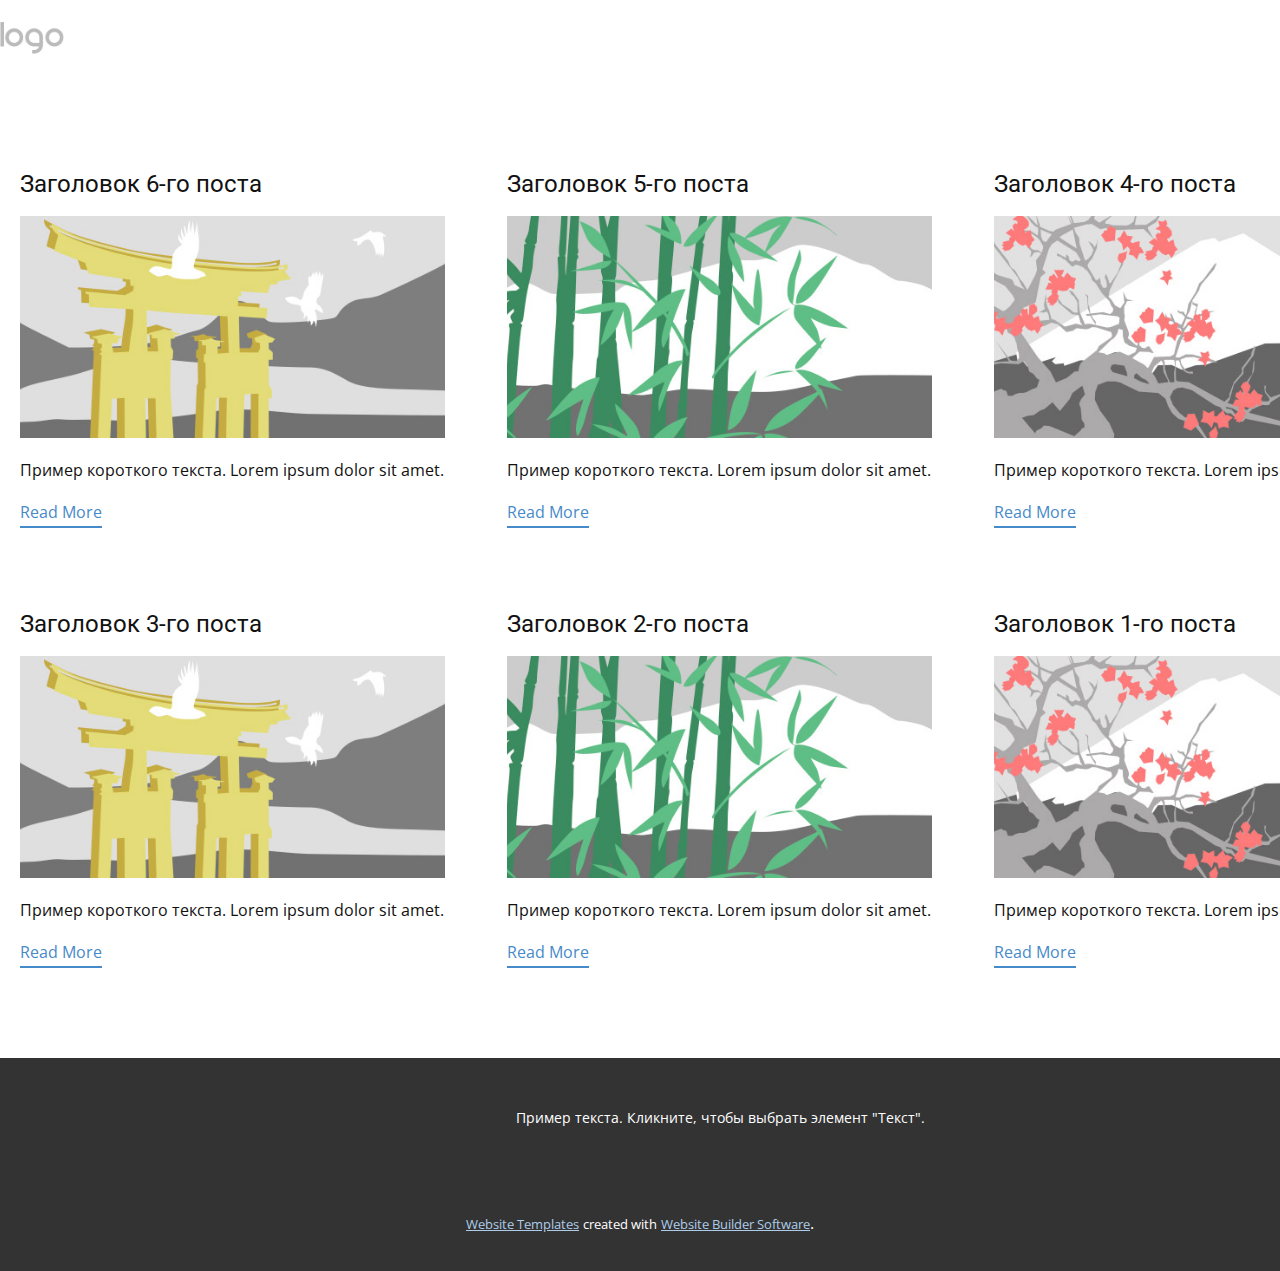
<file: blog/blog.html>
<html style="font-size: 16px;" lang="ru"><head>
    <meta name="viewport" content="width=device-width, initial-scale=1.0">
    <meta charset="utf-8">
    <meta name="keywords" content="">
    <meta name="description" content="">
    <title>Blog Template</title>
    <link rel="stylesheet" href="../nicepage.css" media="screen">
<link rel="stylesheet" href="../Blog-Template.css" media="screen">
    <script class="u-script" type="text/javascript" src="../jquery.js" "="" defer=""></script>
    <script class="u-script" type="text/javascript" src="../nicepage.js" "="" defer=""></script>
    <meta name="generator" content="Nicepage 4.16.0, nicepage.com">
    <link id="u-theme-google-font" rel="stylesheet" href="https://fonts.googleapis.com/css?family=Roboto:100,100i,300,300i,400,400i,500,500i,700,700i,900,900i|Open+Sans:300,300i,400,400i,500,500i,600,600i,700,700i,800,800i">
    
    
    <script type="application/ld+json">{
		"@context": "http://schema.org",
		"@type": "Organization",
		"name": "",
		"logo": "images/default-logo.png"
}</script>
    <meta name="theme-color" content="#478ac9">
  </head>
  <body class="u-body u-xl-mode" data-lang="ru"><header class="u-clearfix u-header u-header" id="sec-fceb"><div class="u-clearfix u-sheet u-valign-middle u-sheet-1">
        <a href="https://nicepage.com" class="u-image u-logo u-image-1">
          <img src="../images/default-logo.png" class="u-logo-image u-logo-image-1">
        </a>
        <nav class="u-menu u-menu-dropdown u-offcanvas u-menu-1">
          <div class="menu-collapse" style="font-size: 1rem; letter-spacing: 0px;">
            <a class="u-button-style u-custom-left-right-menu-spacing u-custom-padding-bottom u-custom-top-bottom-menu-spacing u-nav-link u-text-active-palette-1-base u-text-hover-palette-2-base" href="#">
              <svg class="u-svg-link" viewBox="0 0 24 24"><use xmlns:xlink="http://www.w3.org/1999/xlink" xlink:href="#menu-hamburger"></use></svg>
              <svg class="u-svg-content" version="1.1" id="menu-hamburger" viewBox="0 0 16 16" x="0px" y="0px" xmlns:xlink="http://www.w3.org/1999/xlink" xmlns="http://www.w3.org/2000/svg"><g><rect y="1" width="16" height="2"></rect><rect y="7" width="16" height="2"></rect><rect y="13" width="16" height="2"></rect>
</g></svg>
            </a>
          </div>
          <div class="u-nav-container">
            <ul class="u-nav u-unstyled u-nav-1"><li class="u-nav-item"><a class="u-button-style u-nav-link u-text-active-palette-1-base u-text-hover-palette-2-base" href="../О-нас.html" style="padding: 10px 20px;">О нас</a>
</li></ul>
          </div>
          <div class="u-nav-container-collapse">
            <div class="u-black u-container-style u-inner-container-layout u-opacity u-opacity-95 u-sidenav">
              <div class="u-inner-container-layout u-sidenav-overflow">
                <div class="u-menu-close"></div>
                <ul class="u-align-center u-nav u-popupmenu-items u-unstyled u-nav-2"><li class="u-nav-item"><a class="u-button-style u-nav-link" href="../О-нас.html">О нас</a>
</li></ul>
              </div>
            </div>
            <div class="u-black u-menu-overlay u-opacity u-opacity-70"></div>
          </div>
        </nav>
      </div></header>
    <section class="u-clearfix u-section-1" id="sec-73fd">
      <div class="u-clearfix u-sheet u-valign-middle u-sheet-1"><!--blog--><!--blog_options_json--><!--{"type":"Recent","source":"","tags":"","count":""}--><!--/blog_options_json-->
        <div class="u-blog u-expanded-width u-repeater u-repeater-1"><!--blog_post-->
          <div class="u-blog-post u-container-style u-repeater-item u-white u-repeater-item-1">
            <div class="u-container-layout u-similar-container u-valign-top u-container-layout-1"><!--blog_post_header-->
              <h4 class="u-blog-control u-text u-text-1">
                <a class="u-post-header-link" href="../blog/пост-5.html">Заголовок 6-го поста</a>
              </h4><!--/blog_post_header--><!--blog_post_image-->
              <a class="u-post-header-link" href="../blog/пост-5.html"><img alt="" class="u-blog-control u-expanded-width u-image u-image-default u-image-1" src="../images/8ad73f3c.jpeg"></a><!--/blog_post_image--><!--blog_post_content-->
              <div class="u-blog-control u-post-content u-text u-text-2 fr-view">Пример короткого текста. Lorem ipsum dolor sit amet.</div><!--/blog_post_content--><!--blog_post_readmore-->
              <a href="../blog/пост-5.html" class="u-blog-control u-border-2 u-border-palette-1-base u-btn u-btn-rectangle u-button-style u-none u-btn-1"><!--blog_post_readmore_content--><!--options_json--><!--{"content":"Read More","defaultValue":"Читать дальше"}--><!--/options_json-->Read More<!--/blog_post_readmore_content--></a><!--/blog_post_readmore-->
            </div>
          </div><div class="u-blog-post u-container-style u-repeater-item u-video-cover u-white">
            <div class="u-container-layout u-similar-container u-valign-top u-container-layout-2"><!--blog_post_header-->
              <h4 class="u-blog-control u-text u-text-3">
                <a class="u-post-header-link" href="../blog/пост-4.html">Заголовок 5-го поста</a>
              </h4><!--/blog_post_header--><!--blog_post_image-->
              <a class="u-post-header-link" href="../blog/пост-4.html"><img alt="" class="u-blog-control u-expanded-width u-image u-image-default u-image-2" src="../images/68f64b9d.jpeg"></a><!--/blog_post_image--><!--blog_post_content-->
              <div class="u-blog-control u-post-content u-text u-text-4 fr-view">Пример короткого текста. Lorem ipsum dolor sit amet.</div><!--/blog_post_content--><!--blog_post_readmore-->
              <a href="../blog/пост-4.html" class="u-blog-control u-border-2 u-border-palette-1-base u-btn u-btn-rectangle u-button-style u-none u-btn-2"><!--blog_post_readmore_content--><!--options_json--><!--{"content":"Read More","defaultValue":"Читать дальше"}--><!--/options_json-->Read More<!--/blog_post_readmore_content--></a><!--/blog_post_readmore-->
            </div>
          </div><div class="u-blog-post u-container-style u-repeater-item u-video-cover u-white">
            <div class="u-container-layout u-similar-container u-valign-top u-container-layout-3"><!--blog_post_header-->
              <h4 class="u-blog-control u-text u-text-5">
                <a class="u-post-header-link" href="../blog/пост-3.html">Заголовок 4-го поста</a>
              </h4><!--/blog_post_header--><!--blog_post_image-->
              <a class="u-post-header-link" href="../blog/пост-3.html"><img alt="" class="u-blog-control u-expanded-width u-image u-image-default u-image-3" src="../images/0fd3416c.jpeg"></a><!--/blog_post_image--><!--blog_post_content-->
              <div class="u-blog-control u-post-content u-text u-text-6 fr-view">Пример короткого текста. Lorem ipsum dolor sit amet.</div><!--/blog_post_content--><!--blog_post_readmore-->
              <a href="../blog/пост-3.html" class="u-blog-control u-border-2 u-border-palette-1-base u-btn u-btn-rectangle u-button-style u-none u-btn-3"><!--blog_post_readmore_content--><!--options_json--><!--{"content":"Read More","defaultValue":"Читать дальше"}--><!--/options_json-->Read More<!--/blog_post_readmore_content--></a><!--/blog_post_readmore-->
            </div>
          </div><div class="u-blog-post u-container-style u-repeater-item u-white u-repeater-item-1">
            <div class="u-container-layout u-similar-container u-valign-top u-container-layout-1"><!--blog_post_header-->
              <h4 class="u-blog-control u-text u-text-1">
                <a class="u-post-header-link" href="../blog/пост-2.html">Заголовок 3-го поста</a>
              </h4><!--/blog_post_header--><!--blog_post_image-->
              <a class="u-post-header-link" href="../blog/пост-2.html"><img alt="" class="u-blog-control u-expanded-width u-image u-image-default u-image-1" src="../images/8ad73f3c.jpeg"></a><!--/blog_post_image--><!--blog_post_content-->
              <div class="u-blog-control u-post-content u-text u-text-2 fr-view">Пример короткого текста. Lorem ipsum dolor sit amet.</div><!--/blog_post_content--><!--blog_post_readmore-->
              <a href="../blog/пост-2.html" class="u-blog-control u-border-2 u-border-palette-1-base u-btn u-btn-rectangle u-button-style u-none u-btn-1"><!--blog_post_readmore_content--><!--options_json--><!--{"content":"Read More","defaultValue":"Читать дальше"}--><!--/options_json-->Read More<!--/blog_post_readmore_content--></a><!--/blog_post_readmore-->
            </div>
          </div><div class="u-blog-post u-container-style u-repeater-item u-video-cover u-white">
            <div class="u-container-layout u-similar-container u-valign-top u-container-layout-2"><!--blog_post_header-->
              <h4 class="u-blog-control u-text u-text-3">
                <a class="u-post-header-link" href="../blog/пост-1.html">Заголовок 2-го поста</a>
              </h4><!--/blog_post_header--><!--blog_post_image-->
              <a class="u-post-header-link" href="../blog/пост-1.html"><img alt="" class="u-blog-control u-expanded-width u-image u-image-default u-image-2" src="../images/68f64b9d.jpeg"></a><!--/blog_post_image--><!--blog_post_content-->
              <div class="u-blog-control u-post-content u-text u-text-4 fr-view">Пример короткого текста. Lorem ipsum dolor sit amet.</div><!--/blog_post_content--><!--blog_post_readmore-->
              <a href="../blog/пост-1.html" class="u-blog-control u-border-2 u-border-palette-1-base u-btn u-btn-rectangle u-button-style u-none u-btn-2"><!--blog_post_readmore_content--><!--options_json--><!--{"content":"Read More","defaultValue":"Читать дальше"}--><!--/options_json-->Read More<!--/blog_post_readmore_content--></a><!--/blog_post_readmore-->
            </div>
          </div><div class="u-blog-post u-container-style u-repeater-item u-video-cover u-white">
            <div class="u-container-layout u-similar-container u-valign-top u-container-layout-3"><!--blog_post_header-->
              <h4 class="u-blog-control u-text u-text-5">
                <a class="u-post-header-link" href="../blog/пост.html">Заголовок 1-го поста</a>
              </h4><!--/blog_post_header--><!--blog_post_image-->
              <a class="u-post-header-link" href="../blog/пост.html"><img alt="" class="u-blog-control u-expanded-width u-image u-image-default u-image-3" src="../images/0fd3416c.jpeg"></a><!--/blog_post_image--><!--blog_post_content-->
              <div class="u-blog-control u-post-content u-text u-text-6 fr-view">Пример короткого текста. Lorem ipsum dolor sit amet.</div><!--/blog_post_content--><!--blog_post_readmore-->
              <a href="../blog/пост.html" class="u-blog-control u-border-2 u-border-palette-1-base u-btn u-btn-rectangle u-button-style u-none u-btn-3"><!--blog_post_readmore_content--><!--options_json--><!--{"content":"Read More","defaultValue":"Читать дальше"}--><!--/options_json-->Read More<!--/blog_post_readmore_content--></a><!--/blog_post_readmore-->
            </div>
          </div><!--/blog_post--><!--blog_post-->
          <!--/blog_post--><!--blog_post-->
          <!--/blog_post-->
        </div><!--/blog-->
      </div>
    </section>
    
    
    <footer class="u-align-center u-clearfix u-footer u-grey-80 u-footer" id="sec-0bc2"><div class="u-clearfix u-sheet u-sheet-1">
        <p class="u-small-text u-text u-text-variant u-text-1">Пример текста. Кликните, чтобы выбрать элемент "Текст".</p>
      </div></footer>
    <section class="u-backlink u-clearfix u-grey-80">
      <a class="u-link" href="https://nicepage.com/website-templates" target="_blank">
        <span>Website Templates</span>
      </a>
      <p class="u-text">
        <span>created with</span>
      </p>
      <a class="u-link" href="" target="_blank">
        <span>Website Builder Software</span>
      </a>. 
    </section>
  
</body></html>
</file>
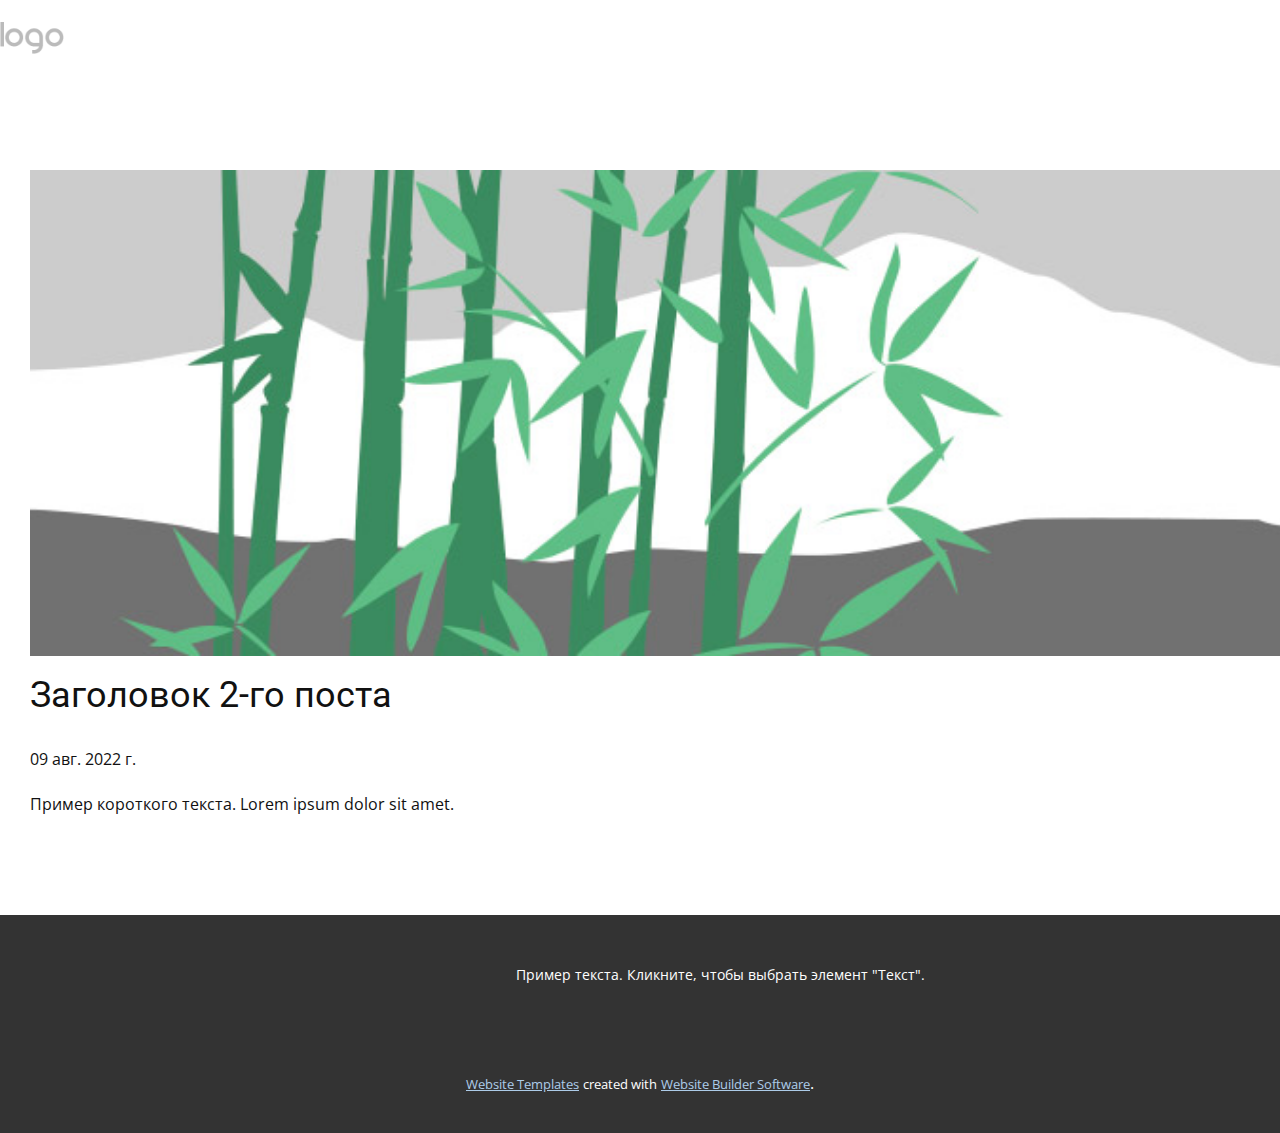
<file: blog/пост-1.html>
<!doctype html>
<html style="font-size: 16px;" lang="ru"><head>
    <meta name="viewport" content="width=device-width, initial-scale=1.0">
    <meta charset="utf-8">
    <meta name="keywords" content="Заголовок 1-го поста">
    <meta name="description" content="">
    <title>Заголовок 2-го поста</title>
    <link rel="stylesheet" href="../nicepage.css" media="screen">
<link rel="stylesheet" href="../Post-Template.css" media="screen">
    <script class="u-script" type="text/javascript" src="../jquery.js" "="" defer=""></script>
    <script class="u-script" type="text/javascript" src="../nicepage.js" "="" defer=""></script>
    <meta name="generator" content="Nicepage 4.16.0, nicepage.com">
    <link id="u-theme-google-font" rel="stylesheet" href="https://fonts.googleapis.com/css?family=Roboto:100,100i,300,300i,400,400i,500,500i,700,700i,900,900i|Open+Sans:300,300i,400,400i,500,500i,600,600i,700,700i,800,800i">
    
    
    <script type="application/ld+json">{
		"@context": "http://schema.org",
		"@type": "Organization",
		"name": "",
		"logo": "images/default-logo.png"
}</script>
    <meta name="theme-color" content="#478ac9">
  </head>
  <body class="u-body u-xl-mode" data-lang="ru"><header class="u-clearfix u-header u-header" id="sec-fceb"><div class="u-clearfix u-sheet u-valign-middle u-sheet-1">
        <a href="https://nicepage.com" class="u-image u-logo u-image-1">
          <img src="../images/default-logo.png" class="u-logo-image u-logo-image-1">
        </a>
        <nav class="u-menu u-menu-dropdown u-offcanvas u-menu-1">
          <div class="menu-collapse" style="font-size: 1rem; letter-spacing: 0px;">
            <a class="u-button-style u-custom-left-right-menu-spacing u-custom-padding-bottom u-custom-top-bottom-menu-spacing u-nav-link u-text-active-palette-1-base u-text-hover-palette-2-base" href="#">
              <svg class="u-svg-link" viewBox="0 0 24 24"><use xmlns:xlink="http://www.w3.org/1999/xlink" xlink:href="#menu-hamburger"></use></svg>
              <svg class="u-svg-content" version="1.1" id="menu-hamburger" viewBox="0 0 16 16" x="0px" y="0px" xmlns:xlink="http://www.w3.org/1999/xlink" xmlns="http://www.w3.org/2000/svg"><g><rect y="1" width="16" height="2"></rect><rect y="7" width="16" height="2"></rect><rect y="13" width="16" height="2"></rect>
</g></svg>
            </a>
          </div>
          <div class="u-nav-container">
            <ul class="u-nav u-unstyled u-nav-1"><li class="u-nav-item"><a class="u-button-style u-nav-link u-text-active-palette-1-base u-text-hover-palette-2-base" href="../О-нас.html" style="padding: 10px 20px;">О нас</a>
</li></ul>
          </div>
          <div class="u-nav-container-collapse">
            <div class="u-black u-container-style u-inner-container-layout u-opacity u-opacity-95 u-sidenav">
              <div class="u-inner-container-layout u-sidenav-overflow">
                <div class="u-menu-close"></div>
                <ul class="u-align-center u-nav u-popupmenu-items u-unstyled u-nav-2"><li class="u-nav-item"><a class="u-button-style u-nav-link" href="../О-нас.html">О нас</a>
</li></ul>
              </div>
            </div>
            <div class="u-black u-menu-overlay u-opacity u-opacity-70"></div>
          </div>
        </nav>
      </div></header>
    <section class="u-align-center u-clearfix u-section-1" id="sec-c3e0">
      <div class="u-clearfix u-sheet u-valign-middle-md u-valign-middle-sm u-valign-middle-xs u-sheet-1"><!--post_details--><!--post_details_options_json--><!--{"source":""}--><!--/post_details_options_json--><!--blog_post-->
        <div class="u-container-style u-expanded-width u-post-details u-post-details-1">
          <div class="u-container-layout u-valign-middle u-container-layout-1"><!--blog_post_image-->
            <img alt="" class="u-blog-control u-expanded-width u-image u-image-default u-image-1" src="../images/68f64b9d.jpeg"><!--/blog_post_image--><!--blog_post_header-->
            <h2 class="u-blog-control u-text u-text-1">Заголовок 2-го поста</h2><!--/blog_post_header--><!--blog_post_metadata-->
            <div class="u-blog-control u-metadata u-metadata-1"><!--blog_post_metadata_date-->
              <span class="u-meta-date u-meta-icon">09 авг. 2022 г.</span><!--/blog_post_metadata_date--><!--blog_post_metadata_category-->
              <!--/blog_post_metadata_category--><!--blog_post_metadata_comments-->
              <!--/blog_post_metadata_comments-->
            </div><!--/blog_post_metadata--><!--blog_post_content-->
            <div class="u-align-justify u-blog-control u-post-content u-text u-text-2 fr-view">
  Пример короткого текста. Lorem ipsum dolor sit amet.
  </div><!--/blog_post_content-->
          </div>
        </div><!--/blog_post--><!--/post_details-->
      </div>
    </section>
    
    
    <footer class="u-align-center u-clearfix u-footer u-grey-80 u-footer" id="sec-0bc2"><div class="u-clearfix u-sheet u-sheet-1">
        <p class="u-small-text u-text u-text-variant u-text-1">Пример текста. Кликните, чтобы выбрать элемент "Текст".</p>
      </div></footer>
    <section class="u-backlink u-clearfix u-grey-80">
      <a class="u-link" href="https://nicepage.com/website-templates" target="_blank">
        <span>Website Templates</span>
      </a>
      <p class="u-text">
        <span>created with</span>
      </p>
      <a class="u-link" href="" target="_blank">
        <span>Website Builder Software</span>
      </a>. 
    </section>
  
</body></html>
</file>
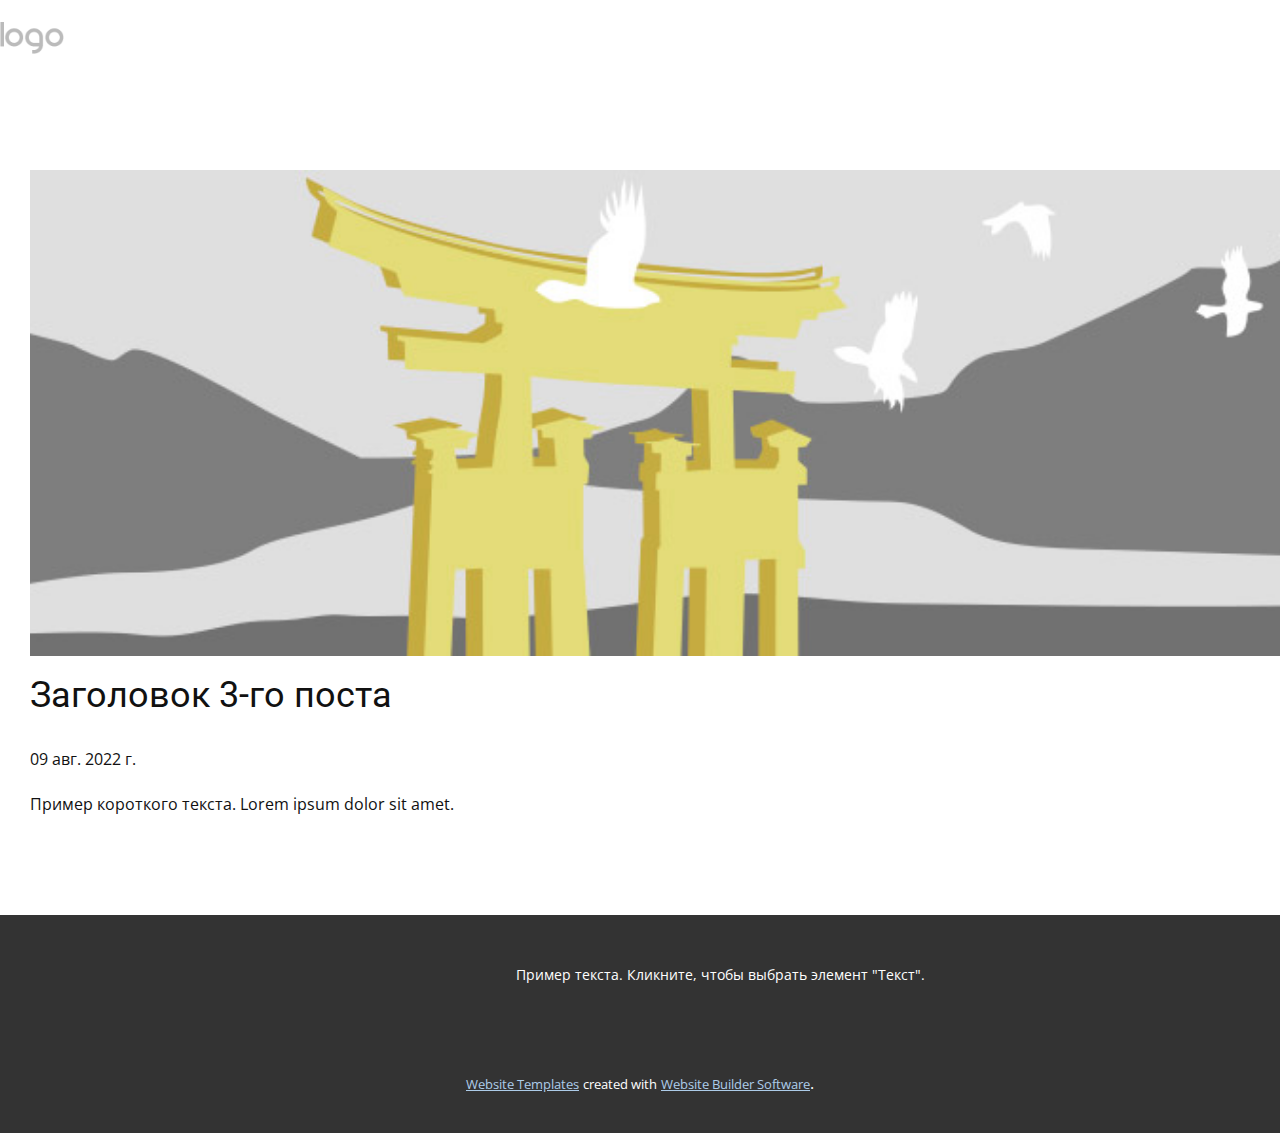
<file: blog/пост-2.html>
<!doctype html>
<html style="font-size: 16px;" lang="ru"><head>
    <meta name="viewport" content="width=device-width, initial-scale=1.0">
    <meta charset="utf-8">
    <meta name="keywords" content="Заголовок 1-го поста">
    <meta name="description" content="">
    <title>Заголовок 3-го поста</title>
    <link rel="stylesheet" href="../nicepage.css" media="screen">
<link rel="stylesheet" href="../Post-Template.css" media="screen">
    <script class="u-script" type="text/javascript" src="../jquery.js" "="" defer=""></script>
    <script class="u-script" type="text/javascript" src="../nicepage.js" "="" defer=""></script>
    <meta name="generator" content="Nicepage 4.16.0, nicepage.com">
    <link id="u-theme-google-font" rel="stylesheet" href="https://fonts.googleapis.com/css?family=Roboto:100,100i,300,300i,400,400i,500,500i,700,700i,900,900i|Open+Sans:300,300i,400,400i,500,500i,600,600i,700,700i,800,800i">
    
    
    <script type="application/ld+json">{
		"@context": "http://schema.org",
		"@type": "Organization",
		"name": "",
		"logo": "images/default-logo.png"
}</script>
    <meta name="theme-color" content="#478ac9">
  </head>
  <body class="u-body u-xl-mode" data-lang="ru"><header class="u-clearfix u-header u-header" id="sec-fceb"><div class="u-clearfix u-sheet u-valign-middle u-sheet-1">
        <a href="https://nicepage.com" class="u-image u-logo u-image-1">
          <img src="../images/default-logo.png" class="u-logo-image u-logo-image-1">
        </a>
        <nav class="u-menu u-menu-dropdown u-offcanvas u-menu-1">
          <div class="menu-collapse" style="font-size: 1rem; letter-spacing: 0px;">
            <a class="u-button-style u-custom-left-right-menu-spacing u-custom-padding-bottom u-custom-top-bottom-menu-spacing u-nav-link u-text-active-palette-1-base u-text-hover-palette-2-base" href="#">
              <svg class="u-svg-link" viewBox="0 0 24 24"><use xmlns:xlink="http://www.w3.org/1999/xlink" xlink:href="#menu-hamburger"></use></svg>
              <svg class="u-svg-content" version="1.1" id="menu-hamburger" viewBox="0 0 16 16" x="0px" y="0px" xmlns:xlink="http://www.w3.org/1999/xlink" xmlns="http://www.w3.org/2000/svg"><g><rect y="1" width="16" height="2"></rect><rect y="7" width="16" height="2"></rect><rect y="13" width="16" height="2"></rect>
</g></svg>
            </a>
          </div>
          <div class="u-nav-container">
            <ul class="u-nav u-unstyled u-nav-1"><li class="u-nav-item"><a class="u-button-style u-nav-link u-text-active-palette-1-base u-text-hover-palette-2-base" href="../О-нас.html" style="padding: 10px 20px;">О нас</a>
</li></ul>
          </div>
          <div class="u-nav-container-collapse">
            <div class="u-black u-container-style u-inner-container-layout u-opacity u-opacity-95 u-sidenav">
              <div class="u-inner-container-layout u-sidenav-overflow">
                <div class="u-menu-close"></div>
                <ul class="u-align-center u-nav u-popupmenu-items u-unstyled u-nav-2"><li class="u-nav-item"><a class="u-button-style u-nav-link" href="../О-нас.html">О нас</a>
</li></ul>
              </div>
            </div>
            <div class="u-black u-menu-overlay u-opacity u-opacity-70"></div>
          </div>
        </nav>
      </div></header>
    <section class="u-align-center u-clearfix u-section-1" id="sec-c3e0">
      <div class="u-clearfix u-sheet u-valign-middle-md u-valign-middle-sm u-valign-middle-xs u-sheet-1"><!--post_details--><!--post_details_options_json--><!--{"source":""}--><!--/post_details_options_json--><!--blog_post-->
        <div class="u-container-style u-expanded-width u-post-details u-post-details-1">
          <div class="u-container-layout u-valign-middle u-container-layout-1"><!--blog_post_image-->
            <img alt="" class="u-blog-control u-expanded-width u-image u-image-default u-image-1" src="../images/8ad73f3c.jpeg"><!--/blog_post_image--><!--blog_post_header-->
            <h2 class="u-blog-control u-text u-text-1">Заголовок 3-го поста</h2><!--/blog_post_header--><!--blog_post_metadata-->
            <div class="u-blog-control u-metadata u-metadata-1"><!--blog_post_metadata_date-->
              <span class="u-meta-date u-meta-icon">09 авг. 2022 г.</span><!--/blog_post_metadata_date--><!--blog_post_metadata_category-->
              <!--/blog_post_metadata_category--><!--blog_post_metadata_comments-->
              <!--/blog_post_metadata_comments-->
            </div><!--/blog_post_metadata--><!--blog_post_content-->
            <div class="u-align-justify u-blog-control u-post-content u-text u-text-2 fr-view">
  Пример короткого текста. Lorem ipsum dolor sit amet.
  </div><!--/blog_post_content-->
          </div>
        </div><!--/blog_post--><!--/post_details-->
      </div>
    </section>
    
    
    <footer class="u-align-center u-clearfix u-footer u-grey-80 u-footer" id="sec-0bc2"><div class="u-clearfix u-sheet u-sheet-1">
        <p class="u-small-text u-text u-text-variant u-text-1">Пример текста. Кликните, чтобы выбрать элемент "Текст".</p>
      </div></footer>
    <section class="u-backlink u-clearfix u-grey-80">
      <a class="u-link" href="https://nicepage.com/website-templates" target="_blank">
        <span>Website Templates</span>
      </a>
      <p class="u-text">
        <span>created with</span>
      </p>
      <a class="u-link" href="" target="_blank">
        <span>Website Builder Software</span>
      </a>. 
    </section>
  
</body></html>
</file>
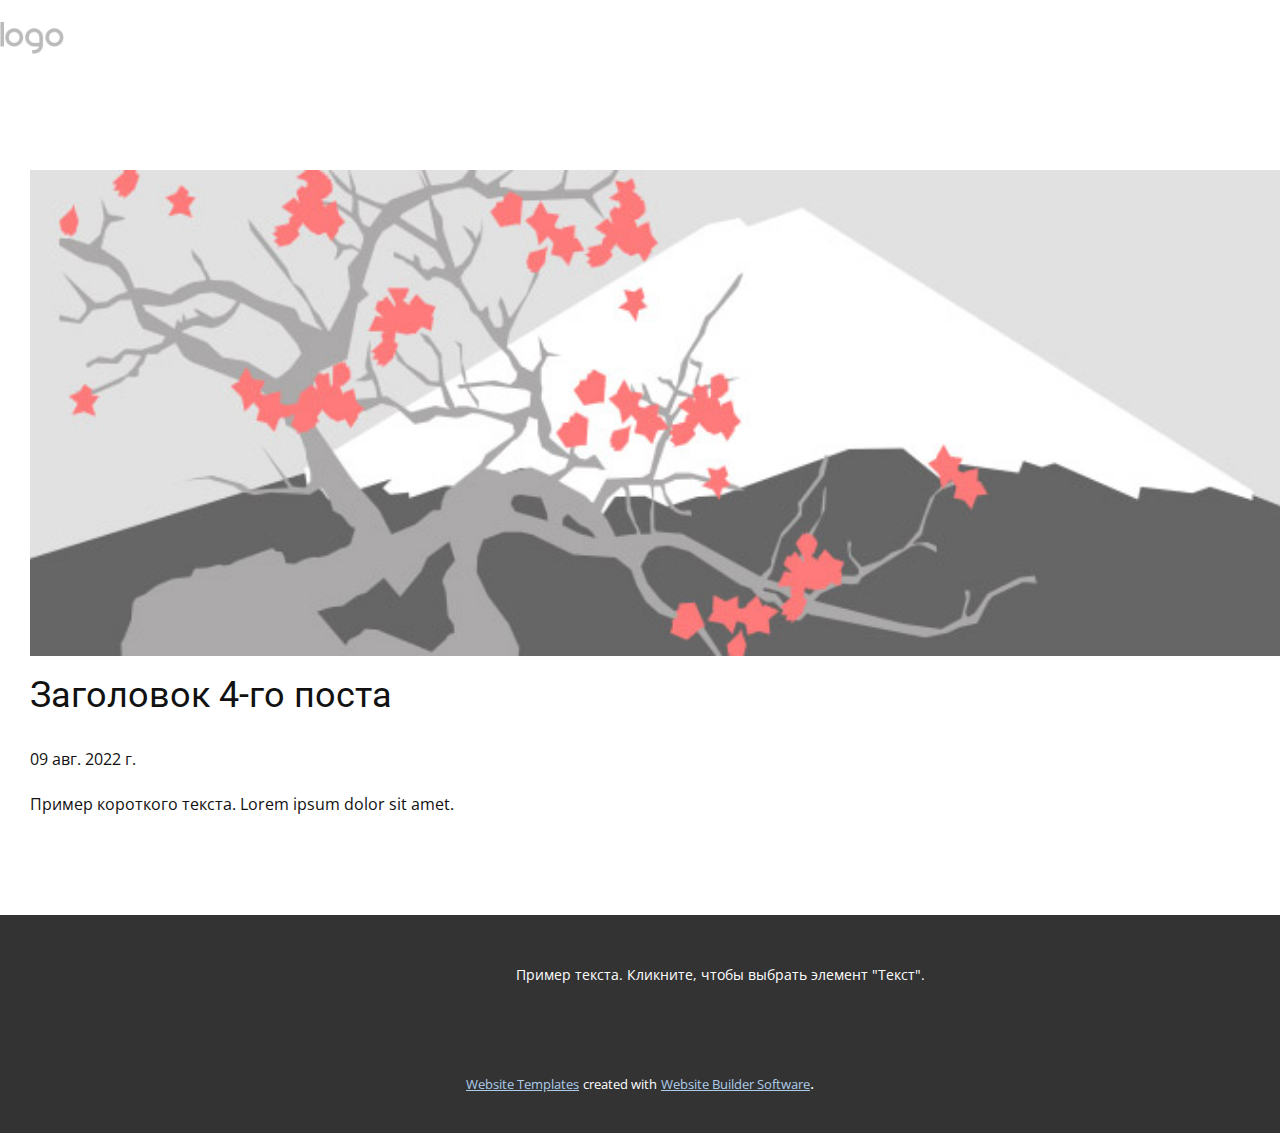
<file: blog/пост-3.html>
<!doctype html>
<html style="font-size: 16px;" lang="ru"><head>
    <meta name="viewport" content="width=device-width, initial-scale=1.0">
    <meta charset="utf-8">
    <meta name="keywords" content="Заголовок 1-го поста">
    <meta name="description" content="">
    <title>Заголовок 4-го поста</title>
    <link rel="stylesheet" href="../nicepage.css" media="screen">
<link rel="stylesheet" href="../Post-Template.css" media="screen">
    <script class="u-script" type="text/javascript" src="../jquery.js" "="" defer=""></script>
    <script class="u-script" type="text/javascript" src="../nicepage.js" "="" defer=""></script>
    <meta name="generator" content="Nicepage 4.16.0, nicepage.com">
    <link id="u-theme-google-font" rel="stylesheet" href="https://fonts.googleapis.com/css?family=Roboto:100,100i,300,300i,400,400i,500,500i,700,700i,900,900i|Open+Sans:300,300i,400,400i,500,500i,600,600i,700,700i,800,800i">
    
    
    <script type="application/ld+json">{
		"@context": "http://schema.org",
		"@type": "Organization",
		"name": "",
		"logo": "images/default-logo.png"
}</script>
    <meta name="theme-color" content="#478ac9">
  </head>
  <body class="u-body u-xl-mode" data-lang="ru"><header class="u-clearfix u-header u-header" id="sec-fceb"><div class="u-clearfix u-sheet u-valign-middle u-sheet-1">
        <a href="https://nicepage.com" class="u-image u-logo u-image-1">
          <img src="../images/default-logo.png" class="u-logo-image u-logo-image-1">
        </a>
        <nav class="u-menu u-menu-dropdown u-offcanvas u-menu-1">
          <div class="menu-collapse" style="font-size: 1rem; letter-spacing: 0px;">
            <a class="u-button-style u-custom-left-right-menu-spacing u-custom-padding-bottom u-custom-top-bottom-menu-spacing u-nav-link u-text-active-palette-1-base u-text-hover-palette-2-base" href="#">
              <svg class="u-svg-link" viewBox="0 0 24 24"><use xmlns:xlink="http://www.w3.org/1999/xlink" xlink:href="#menu-hamburger"></use></svg>
              <svg class="u-svg-content" version="1.1" id="menu-hamburger" viewBox="0 0 16 16" x="0px" y="0px" xmlns:xlink="http://www.w3.org/1999/xlink" xmlns="http://www.w3.org/2000/svg"><g><rect y="1" width="16" height="2"></rect><rect y="7" width="16" height="2"></rect><rect y="13" width="16" height="2"></rect>
</g></svg>
            </a>
          </div>
          <div class="u-nav-container">
            <ul class="u-nav u-unstyled u-nav-1"><li class="u-nav-item"><a class="u-button-style u-nav-link u-text-active-palette-1-base u-text-hover-palette-2-base" href="../О-нас.html" style="padding: 10px 20px;">О нас</a>
</li></ul>
          </div>
          <div class="u-nav-container-collapse">
            <div class="u-black u-container-style u-inner-container-layout u-opacity u-opacity-95 u-sidenav">
              <div class="u-inner-container-layout u-sidenav-overflow">
                <div class="u-menu-close"></div>
                <ul class="u-align-center u-nav u-popupmenu-items u-unstyled u-nav-2"><li class="u-nav-item"><a class="u-button-style u-nav-link" href="../О-нас.html">О нас</a>
</li></ul>
              </div>
            </div>
            <div class="u-black u-menu-overlay u-opacity u-opacity-70"></div>
          </div>
        </nav>
      </div></header>
    <section class="u-align-center u-clearfix u-section-1" id="sec-c3e0">
      <div class="u-clearfix u-sheet u-valign-middle-md u-valign-middle-sm u-valign-middle-xs u-sheet-1"><!--post_details--><!--post_details_options_json--><!--{"source":""}--><!--/post_details_options_json--><!--blog_post-->
        <div class="u-container-style u-expanded-width u-post-details u-post-details-1">
          <div class="u-container-layout u-valign-middle u-container-layout-1"><!--blog_post_image-->
            <img alt="" class="u-blog-control u-expanded-width u-image u-image-default u-image-1" src="../images/0fd3416c.jpeg"><!--/blog_post_image--><!--blog_post_header-->
            <h2 class="u-blog-control u-text u-text-1">Заголовок 4-го поста</h2><!--/blog_post_header--><!--blog_post_metadata-->
            <div class="u-blog-control u-metadata u-metadata-1"><!--blog_post_metadata_date-->
              <span class="u-meta-date u-meta-icon">09 авг. 2022 г.</span><!--/blog_post_metadata_date--><!--blog_post_metadata_category-->
              <!--/blog_post_metadata_category--><!--blog_post_metadata_comments-->
              <!--/blog_post_metadata_comments-->
            </div><!--/blog_post_metadata--><!--blog_post_content-->
            <div class="u-align-justify u-blog-control u-post-content u-text u-text-2 fr-view">
  Пример короткого текста. Lorem ipsum dolor sit amet.
  </div><!--/blog_post_content-->
          </div>
        </div><!--/blog_post--><!--/post_details-->
      </div>
    </section>
    
    
    <footer class="u-align-center u-clearfix u-footer u-grey-80 u-footer" id="sec-0bc2"><div class="u-clearfix u-sheet u-sheet-1">
        <p class="u-small-text u-text u-text-variant u-text-1">Пример текста. Кликните, чтобы выбрать элемент "Текст".</p>
      </div></footer>
    <section class="u-backlink u-clearfix u-grey-80">
      <a class="u-link" href="https://nicepage.com/website-templates" target="_blank">
        <span>Website Templates</span>
      </a>
      <p class="u-text">
        <span>created with</span>
      </p>
      <a class="u-link" href="" target="_blank">
        <span>Website Builder Software</span>
      </a>. 
    </section>
  
</body></html>
</file>
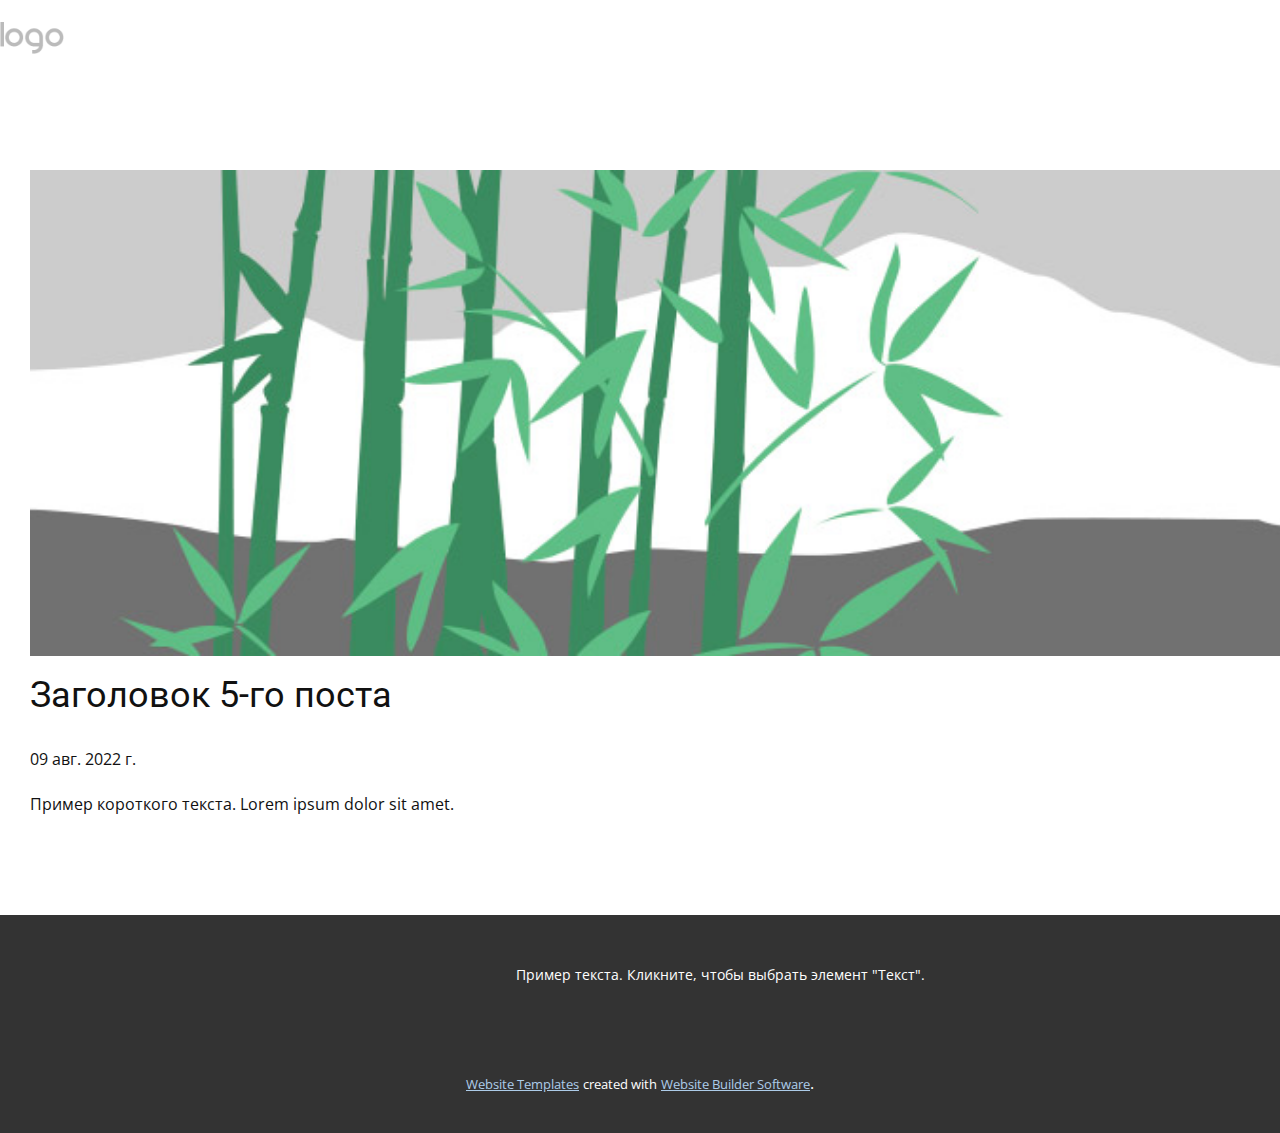
<file: blog/пост-4.html>
<!doctype html>
<html style="font-size: 16px;" lang="ru"><head>
    <meta name="viewport" content="width=device-width, initial-scale=1.0">
    <meta charset="utf-8">
    <meta name="keywords" content="Заголовок 1-го поста">
    <meta name="description" content="">
    <title>Заголовок 5-го поста</title>
    <link rel="stylesheet" href="../nicepage.css" media="screen">
<link rel="stylesheet" href="../Post-Template.css" media="screen">
    <script class="u-script" type="text/javascript" src="../jquery.js" "="" defer=""></script>
    <script class="u-script" type="text/javascript" src="../nicepage.js" "="" defer=""></script>
    <meta name="generator" content="Nicepage 4.16.0, nicepage.com">
    <link id="u-theme-google-font" rel="stylesheet" href="https://fonts.googleapis.com/css?family=Roboto:100,100i,300,300i,400,400i,500,500i,700,700i,900,900i|Open+Sans:300,300i,400,400i,500,500i,600,600i,700,700i,800,800i">
    
    
    <script type="application/ld+json">{
		"@context": "http://schema.org",
		"@type": "Organization",
		"name": "",
		"logo": "images/default-logo.png"
}</script>
    <meta name="theme-color" content="#478ac9">
  </head>
  <body class="u-body u-xl-mode" data-lang="ru"><header class="u-clearfix u-header u-header" id="sec-fceb"><div class="u-clearfix u-sheet u-valign-middle u-sheet-1">
        <a href="https://nicepage.com" class="u-image u-logo u-image-1">
          <img src="../images/default-logo.png" class="u-logo-image u-logo-image-1">
        </a>
        <nav class="u-menu u-menu-dropdown u-offcanvas u-menu-1">
          <div class="menu-collapse" style="font-size: 1rem; letter-spacing: 0px;">
            <a class="u-button-style u-custom-left-right-menu-spacing u-custom-padding-bottom u-custom-top-bottom-menu-spacing u-nav-link u-text-active-palette-1-base u-text-hover-palette-2-base" href="#">
              <svg class="u-svg-link" viewBox="0 0 24 24"><use xmlns:xlink="http://www.w3.org/1999/xlink" xlink:href="#menu-hamburger"></use></svg>
              <svg class="u-svg-content" version="1.1" id="menu-hamburger" viewBox="0 0 16 16" x="0px" y="0px" xmlns:xlink="http://www.w3.org/1999/xlink" xmlns="http://www.w3.org/2000/svg"><g><rect y="1" width="16" height="2"></rect><rect y="7" width="16" height="2"></rect><rect y="13" width="16" height="2"></rect>
</g></svg>
            </a>
          </div>
          <div class="u-nav-container">
            <ul class="u-nav u-unstyled u-nav-1"><li class="u-nav-item"><a class="u-button-style u-nav-link u-text-active-palette-1-base u-text-hover-palette-2-base" href="../О-нас.html" style="padding: 10px 20px;">О нас</a>
</li></ul>
          </div>
          <div class="u-nav-container-collapse">
            <div class="u-black u-container-style u-inner-container-layout u-opacity u-opacity-95 u-sidenav">
              <div class="u-inner-container-layout u-sidenav-overflow">
                <div class="u-menu-close"></div>
                <ul class="u-align-center u-nav u-popupmenu-items u-unstyled u-nav-2"><li class="u-nav-item"><a class="u-button-style u-nav-link" href="../О-нас.html">О нас</a>
</li></ul>
              </div>
            </div>
            <div class="u-black u-menu-overlay u-opacity u-opacity-70"></div>
          </div>
        </nav>
      </div></header>
    <section class="u-align-center u-clearfix u-section-1" id="sec-c3e0">
      <div class="u-clearfix u-sheet u-valign-middle-md u-valign-middle-sm u-valign-middle-xs u-sheet-1"><!--post_details--><!--post_details_options_json--><!--{"source":""}--><!--/post_details_options_json--><!--blog_post-->
        <div class="u-container-style u-expanded-width u-post-details u-post-details-1">
          <div class="u-container-layout u-valign-middle u-container-layout-1"><!--blog_post_image-->
            <img alt="" class="u-blog-control u-expanded-width u-image u-image-default u-image-1" src="../images/68f64b9d.jpeg"><!--/blog_post_image--><!--blog_post_header-->
            <h2 class="u-blog-control u-text u-text-1">Заголовок 5-го поста</h2><!--/blog_post_header--><!--blog_post_metadata-->
            <div class="u-blog-control u-metadata u-metadata-1"><!--blog_post_metadata_date-->
              <span class="u-meta-date u-meta-icon">09 авг. 2022 г.</span><!--/blog_post_metadata_date--><!--blog_post_metadata_category-->
              <!--/blog_post_metadata_category--><!--blog_post_metadata_comments-->
              <!--/blog_post_metadata_comments-->
            </div><!--/blog_post_metadata--><!--blog_post_content-->
            <div class="u-align-justify u-blog-control u-post-content u-text u-text-2 fr-view">
  Пример короткого текста. Lorem ipsum dolor sit amet.
  </div><!--/blog_post_content-->
          </div>
        </div><!--/blog_post--><!--/post_details-->
      </div>
    </section>
    
    
    <footer class="u-align-center u-clearfix u-footer u-grey-80 u-footer" id="sec-0bc2"><div class="u-clearfix u-sheet u-sheet-1">
        <p class="u-small-text u-text u-text-variant u-text-1">Пример текста. Кликните, чтобы выбрать элемент "Текст".</p>
      </div></footer>
    <section class="u-backlink u-clearfix u-grey-80">
      <a class="u-link" href="https://nicepage.com/website-templates" target="_blank">
        <span>Website Templates</span>
      </a>
      <p class="u-text">
        <span>created with</span>
      </p>
      <a class="u-link" href="" target="_blank">
        <span>Website Builder Software</span>
      </a>. 
    </section>
  
</body></html>
</file>
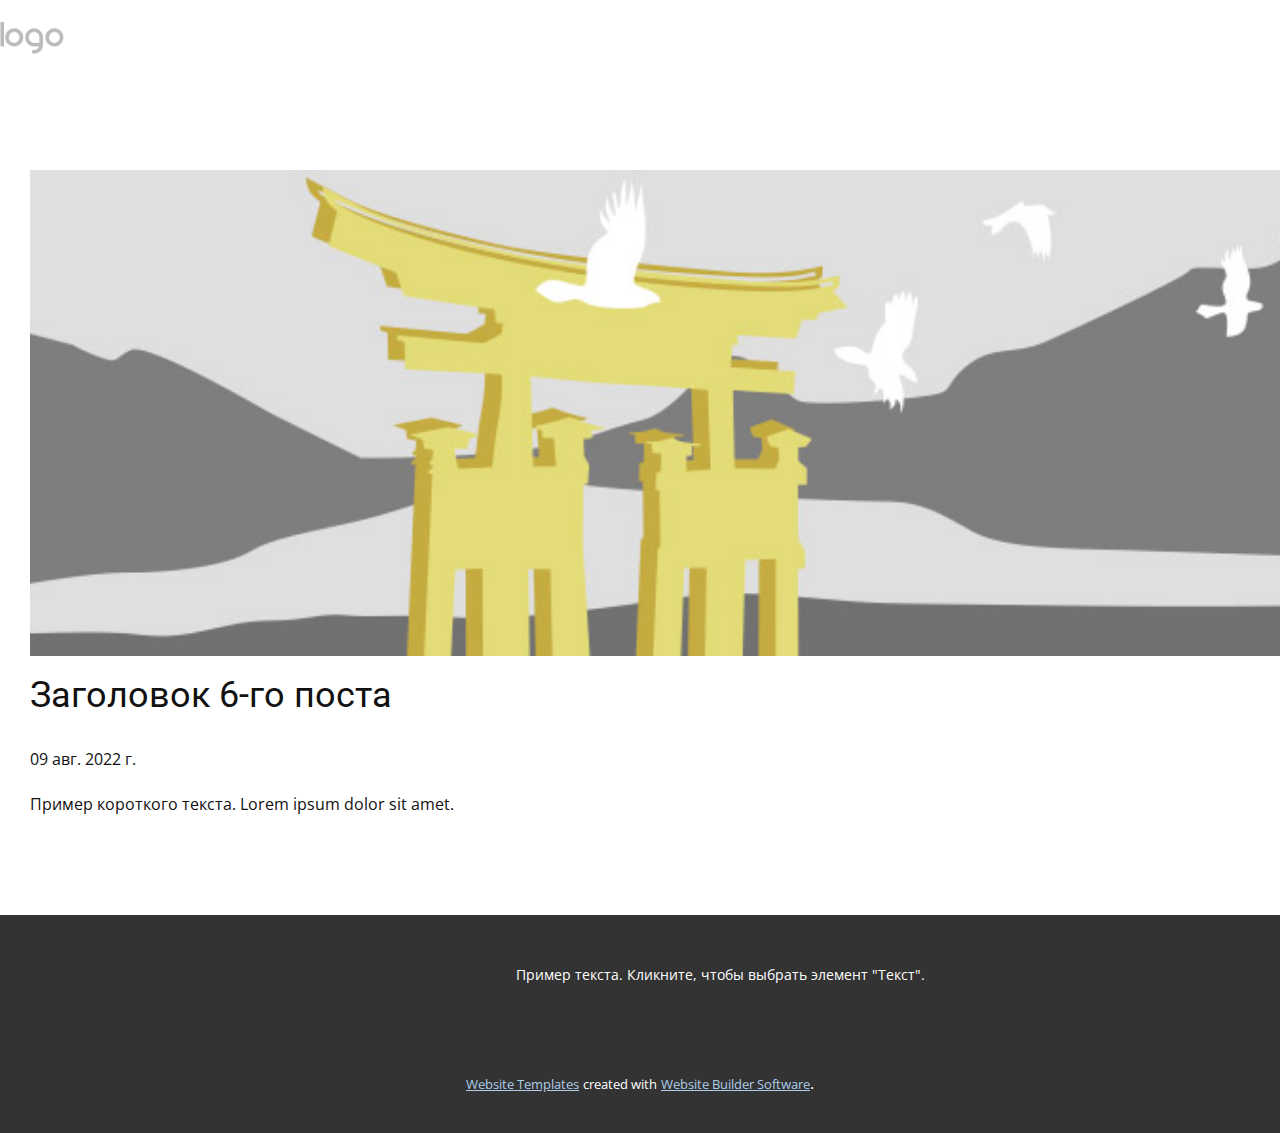
<file: blog/пост-5.html>
<!doctype html>
<html style="font-size: 16px;" lang="ru"><head>
    <meta name="viewport" content="width=device-width, initial-scale=1.0">
    <meta charset="utf-8">
    <meta name="keywords" content="Заголовок 1-го поста">
    <meta name="description" content="">
    <title>Заголовок 6-го поста</title>
    <link rel="stylesheet" href="../nicepage.css" media="screen">
<link rel="stylesheet" href="../Post-Template.css" media="screen">
    <script class="u-script" type="text/javascript" src="../jquery.js" "="" defer=""></script>
    <script class="u-script" type="text/javascript" src="../nicepage.js" "="" defer=""></script>
    <meta name="generator" content="Nicepage 4.16.0, nicepage.com">
    <link id="u-theme-google-font" rel="stylesheet" href="https://fonts.googleapis.com/css?family=Roboto:100,100i,300,300i,400,400i,500,500i,700,700i,900,900i|Open+Sans:300,300i,400,400i,500,500i,600,600i,700,700i,800,800i">
    
    
    <script type="application/ld+json">{
		"@context": "http://schema.org",
		"@type": "Organization",
		"name": "",
		"logo": "images/default-logo.png"
}</script>
    <meta name="theme-color" content="#478ac9">
  </head>
  <body class="u-body u-xl-mode" data-lang="ru"><header class="u-clearfix u-header u-header" id="sec-fceb"><div class="u-clearfix u-sheet u-valign-middle u-sheet-1">
        <a href="https://nicepage.com" class="u-image u-logo u-image-1">
          <img src="../images/default-logo.png" class="u-logo-image u-logo-image-1">
        </a>
        <nav class="u-menu u-menu-dropdown u-offcanvas u-menu-1">
          <div class="menu-collapse" style="font-size: 1rem; letter-spacing: 0px;">
            <a class="u-button-style u-custom-left-right-menu-spacing u-custom-padding-bottom u-custom-top-bottom-menu-spacing u-nav-link u-text-active-palette-1-base u-text-hover-palette-2-base" href="#">
              <svg class="u-svg-link" viewBox="0 0 24 24"><use xmlns:xlink="http://www.w3.org/1999/xlink" xlink:href="#menu-hamburger"></use></svg>
              <svg class="u-svg-content" version="1.1" id="menu-hamburger" viewBox="0 0 16 16" x="0px" y="0px" xmlns:xlink="http://www.w3.org/1999/xlink" xmlns="http://www.w3.org/2000/svg"><g><rect y="1" width="16" height="2"></rect><rect y="7" width="16" height="2"></rect><rect y="13" width="16" height="2"></rect>
</g></svg>
            </a>
          </div>
          <div class="u-nav-container">
            <ul class="u-nav u-unstyled u-nav-1"><li class="u-nav-item"><a class="u-button-style u-nav-link u-text-active-palette-1-base u-text-hover-palette-2-base" href="../О-нас.html" style="padding: 10px 20px;">О нас</a>
</li></ul>
          </div>
          <div class="u-nav-container-collapse">
            <div class="u-black u-container-style u-inner-container-layout u-opacity u-opacity-95 u-sidenav">
              <div class="u-inner-container-layout u-sidenav-overflow">
                <div class="u-menu-close"></div>
                <ul class="u-align-center u-nav u-popupmenu-items u-unstyled u-nav-2"><li class="u-nav-item"><a class="u-button-style u-nav-link" href="../О-нас.html">О нас</a>
</li></ul>
              </div>
            </div>
            <div class="u-black u-menu-overlay u-opacity u-opacity-70"></div>
          </div>
        </nav>
      </div></header>
    <section class="u-align-center u-clearfix u-section-1" id="sec-c3e0">
      <div class="u-clearfix u-sheet u-valign-middle-md u-valign-middle-sm u-valign-middle-xs u-sheet-1"><!--post_details--><!--post_details_options_json--><!--{"source":""}--><!--/post_details_options_json--><!--blog_post-->
        <div class="u-container-style u-expanded-width u-post-details u-post-details-1">
          <div class="u-container-layout u-valign-middle u-container-layout-1"><!--blog_post_image-->
            <img alt="" class="u-blog-control u-expanded-width u-image u-image-default u-image-1" src="../images/8ad73f3c.jpeg"><!--/blog_post_image--><!--blog_post_header-->
            <h2 class="u-blog-control u-text u-text-1">Заголовок 6-го поста</h2><!--/blog_post_header--><!--blog_post_metadata-->
            <div class="u-blog-control u-metadata u-metadata-1"><!--blog_post_metadata_date-->
              <span class="u-meta-date u-meta-icon">09 авг. 2022 г.</span><!--/blog_post_metadata_date--><!--blog_post_metadata_category-->
              <!--/blog_post_metadata_category--><!--blog_post_metadata_comments-->
              <!--/blog_post_metadata_comments-->
            </div><!--/blog_post_metadata--><!--blog_post_content-->
            <div class="u-align-justify u-blog-control u-post-content u-text u-text-2 fr-view">
  Пример короткого текста. Lorem ipsum dolor sit amet.
  </div><!--/blog_post_content-->
          </div>
        </div><!--/blog_post--><!--/post_details-->
      </div>
    </section>
    
    
    <footer class="u-align-center u-clearfix u-footer u-grey-80 u-footer" id="sec-0bc2"><div class="u-clearfix u-sheet u-sheet-1">
        <p class="u-small-text u-text u-text-variant u-text-1">Пример текста. Кликните, чтобы выбрать элемент "Текст".</p>
      </div></footer>
    <section class="u-backlink u-clearfix u-grey-80">
      <a class="u-link" href="https://nicepage.com/website-templates" target="_blank">
        <span>Website Templates</span>
      </a>
      <p class="u-text">
        <span>created with</span>
      </p>
      <a class="u-link" href="" target="_blank">
        <span>Website Builder Software</span>
      </a>. 
    </section>
  
</body></html>
</file>
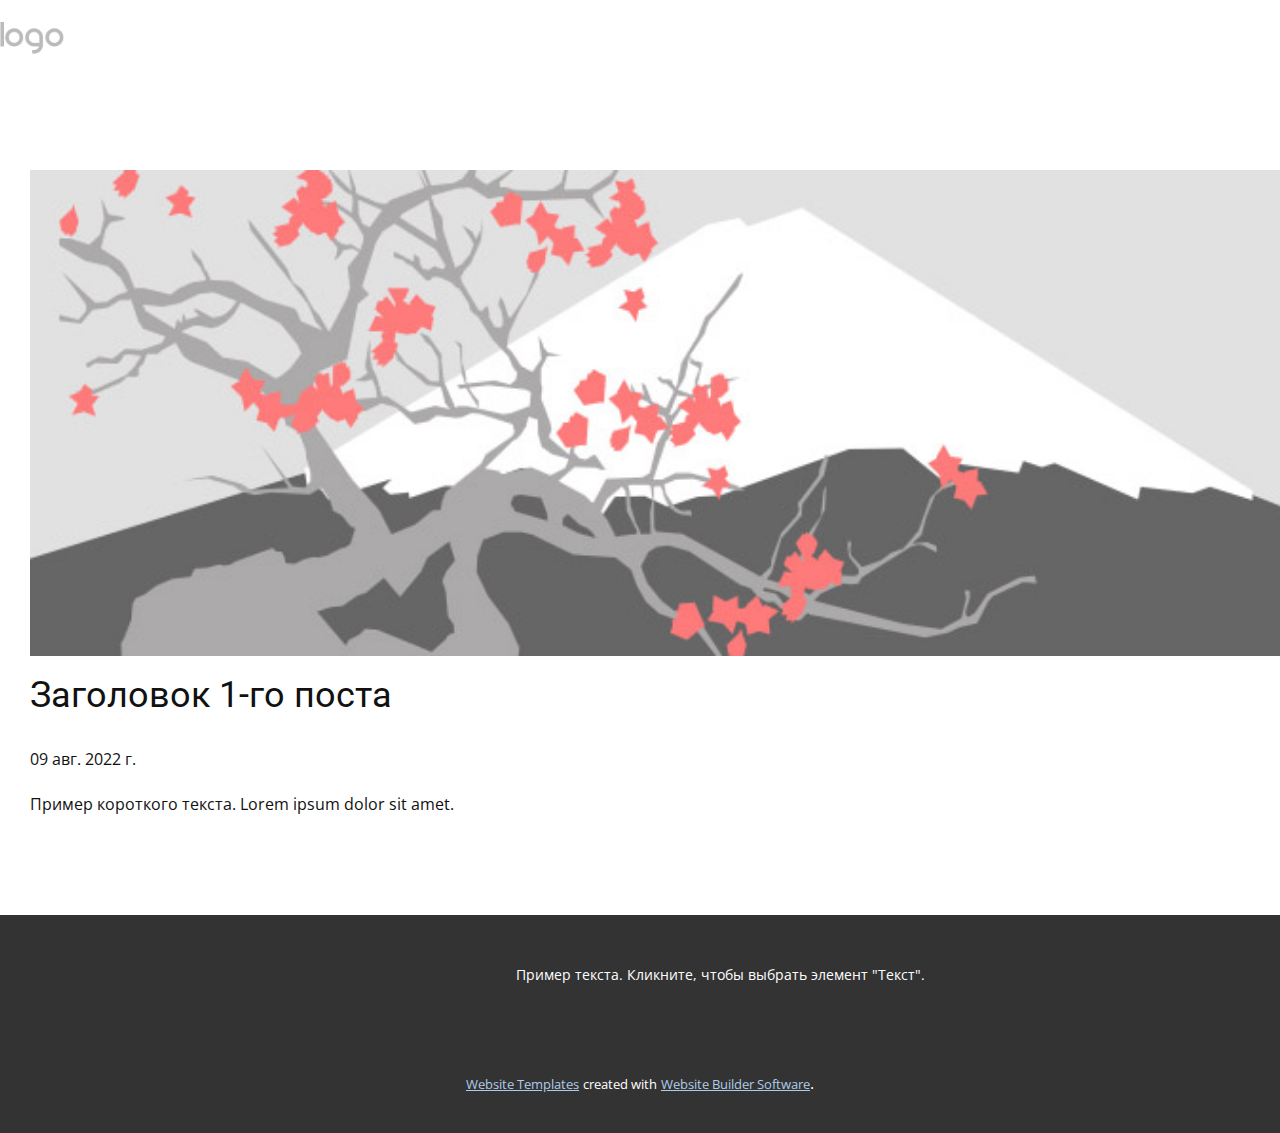
<file: blog/пост.html>
<!doctype html>
<html style="font-size: 16px;" lang="ru"><head>
    <meta name="viewport" content="width=device-width, initial-scale=1.0">
    <meta charset="utf-8">
    <meta name="keywords" content="Заголовок 1-го поста">
    <meta name="description" content="">
    <title>Заголовок 1-го поста</title>
    <link rel="stylesheet" href="../nicepage.css" media="screen">
<link rel="stylesheet" href="../Post-Template.css" media="screen">
    <script class="u-script" type="text/javascript" src="../jquery.js" "="" defer=""></script>
    <script class="u-script" type="text/javascript" src="../nicepage.js" "="" defer=""></script>
    <meta name="generator" content="Nicepage 4.16.0, nicepage.com">
    <link id="u-theme-google-font" rel="stylesheet" href="https://fonts.googleapis.com/css?family=Roboto:100,100i,300,300i,400,400i,500,500i,700,700i,900,900i|Open+Sans:300,300i,400,400i,500,500i,600,600i,700,700i,800,800i">
    
    
    <script type="application/ld+json">{
		"@context": "http://schema.org",
		"@type": "Organization",
		"name": "",
		"logo": "images/default-logo.png"
}</script>
    <meta name="theme-color" content="#478ac9">
  </head>
  <body class="u-body u-xl-mode" data-lang="ru"><header class="u-clearfix u-header u-header" id="sec-fceb"><div class="u-clearfix u-sheet u-valign-middle u-sheet-1">
        <a href="https://nicepage.com" class="u-image u-logo u-image-1">
          <img src="../images/default-logo.png" class="u-logo-image u-logo-image-1">
        </a>
        <nav class="u-menu u-menu-dropdown u-offcanvas u-menu-1">
          <div class="menu-collapse" style="font-size: 1rem; letter-spacing: 0px;">
            <a class="u-button-style u-custom-left-right-menu-spacing u-custom-padding-bottom u-custom-top-bottom-menu-spacing u-nav-link u-text-active-palette-1-base u-text-hover-palette-2-base" href="#">
              <svg class="u-svg-link" viewBox="0 0 24 24"><use xmlns:xlink="http://www.w3.org/1999/xlink" xlink:href="#menu-hamburger"></use></svg>
              <svg class="u-svg-content" version="1.1" id="menu-hamburger" viewBox="0 0 16 16" x="0px" y="0px" xmlns:xlink="http://www.w3.org/1999/xlink" xmlns="http://www.w3.org/2000/svg"><g><rect y="1" width="16" height="2"></rect><rect y="7" width="16" height="2"></rect><rect y="13" width="16" height="2"></rect>
</g></svg>
            </a>
          </div>
          <div class="u-nav-container">
            <ul class="u-nav u-unstyled u-nav-1"><li class="u-nav-item"><a class="u-button-style u-nav-link u-text-active-palette-1-base u-text-hover-palette-2-base" href="../О-нас.html" style="padding: 10px 20px;">О нас</a>
</li></ul>
          </div>
          <div class="u-nav-container-collapse">
            <div class="u-black u-container-style u-inner-container-layout u-opacity u-opacity-95 u-sidenav">
              <div class="u-inner-container-layout u-sidenav-overflow">
                <div class="u-menu-close"></div>
                <ul class="u-align-center u-nav u-popupmenu-items u-unstyled u-nav-2"><li class="u-nav-item"><a class="u-button-style u-nav-link" href="../О-нас.html">О нас</a>
</li></ul>
              </div>
            </div>
            <div class="u-black u-menu-overlay u-opacity u-opacity-70"></div>
          </div>
        </nav>
      </div></header>
    <section class="u-align-center u-clearfix u-section-1" id="sec-c3e0">
      <div class="u-clearfix u-sheet u-valign-middle-md u-valign-middle-sm u-valign-middle-xs u-sheet-1"><!--post_details--><!--post_details_options_json--><!--{"source":""}--><!--/post_details_options_json--><!--blog_post-->
        <div class="u-container-style u-expanded-width u-post-details u-post-details-1">
          <div class="u-container-layout u-valign-middle u-container-layout-1"><!--blog_post_image-->
            <img alt="" class="u-blog-control u-expanded-width u-image u-image-default u-image-1" src="../images/0fd3416c.jpeg"><!--/blog_post_image--><!--blog_post_header-->
            <h2 class="u-blog-control u-text u-text-1">Заголовок 1-го поста</h2><!--/blog_post_header--><!--blog_post_metadata-->
            <div class="u-blog-control u-metadata u-metadata-1"><!--blog_post_metadata_date-->
              <span class="u-meta-date u-meta-icon">09 авг. 2022 г.</span><!--/blog_post_metadata_date--><!--blog_post_metadata_category-->
              <!--/blog_post_metadata_category--><!--blog_post_metadata_comments-->
              <!--/blog_post_metadata_comments-->
            </div><!--/blog_post_metadata--><!--blog_post_content-->
            <div class="u-align-justify u-blog-control u-post-content u-text u-text-2 fr-view">
  Пример короткого текста. Lorem ipsum dolor sit amet.
  </div><!--/blog_post_content-->
          </div>
        </div><!--/blog_post--><!--/post_details-->
      </div>
    </section>
    
    
    <footer class="u-align-center u-clearfix u-footer u-grey-80 u-footer" id="sec-0bc2"><div class="u-clearfix u-sheet u-sheet-1">
        <p class="u-small-text u-text u-text-variant u-text-1">Пример текста. Кликните, чтобы выбрать элемент "Текст".</p>
      </div></footer>
    <section class="u-backlink u-clearfix u-grey-80">
      <a class="u-link" href="https://nicepage.com/website-templates" target="_blank">
        <span>Website Templates</span>
      </a>
      <p class="u-text">
        <span>created with</span>
      </p>
      <a class="u-link" href="" target="_blank">
        <span>Website Builder Software</span>
      </a>. 
    </section>
  
</body></html>
</file>
